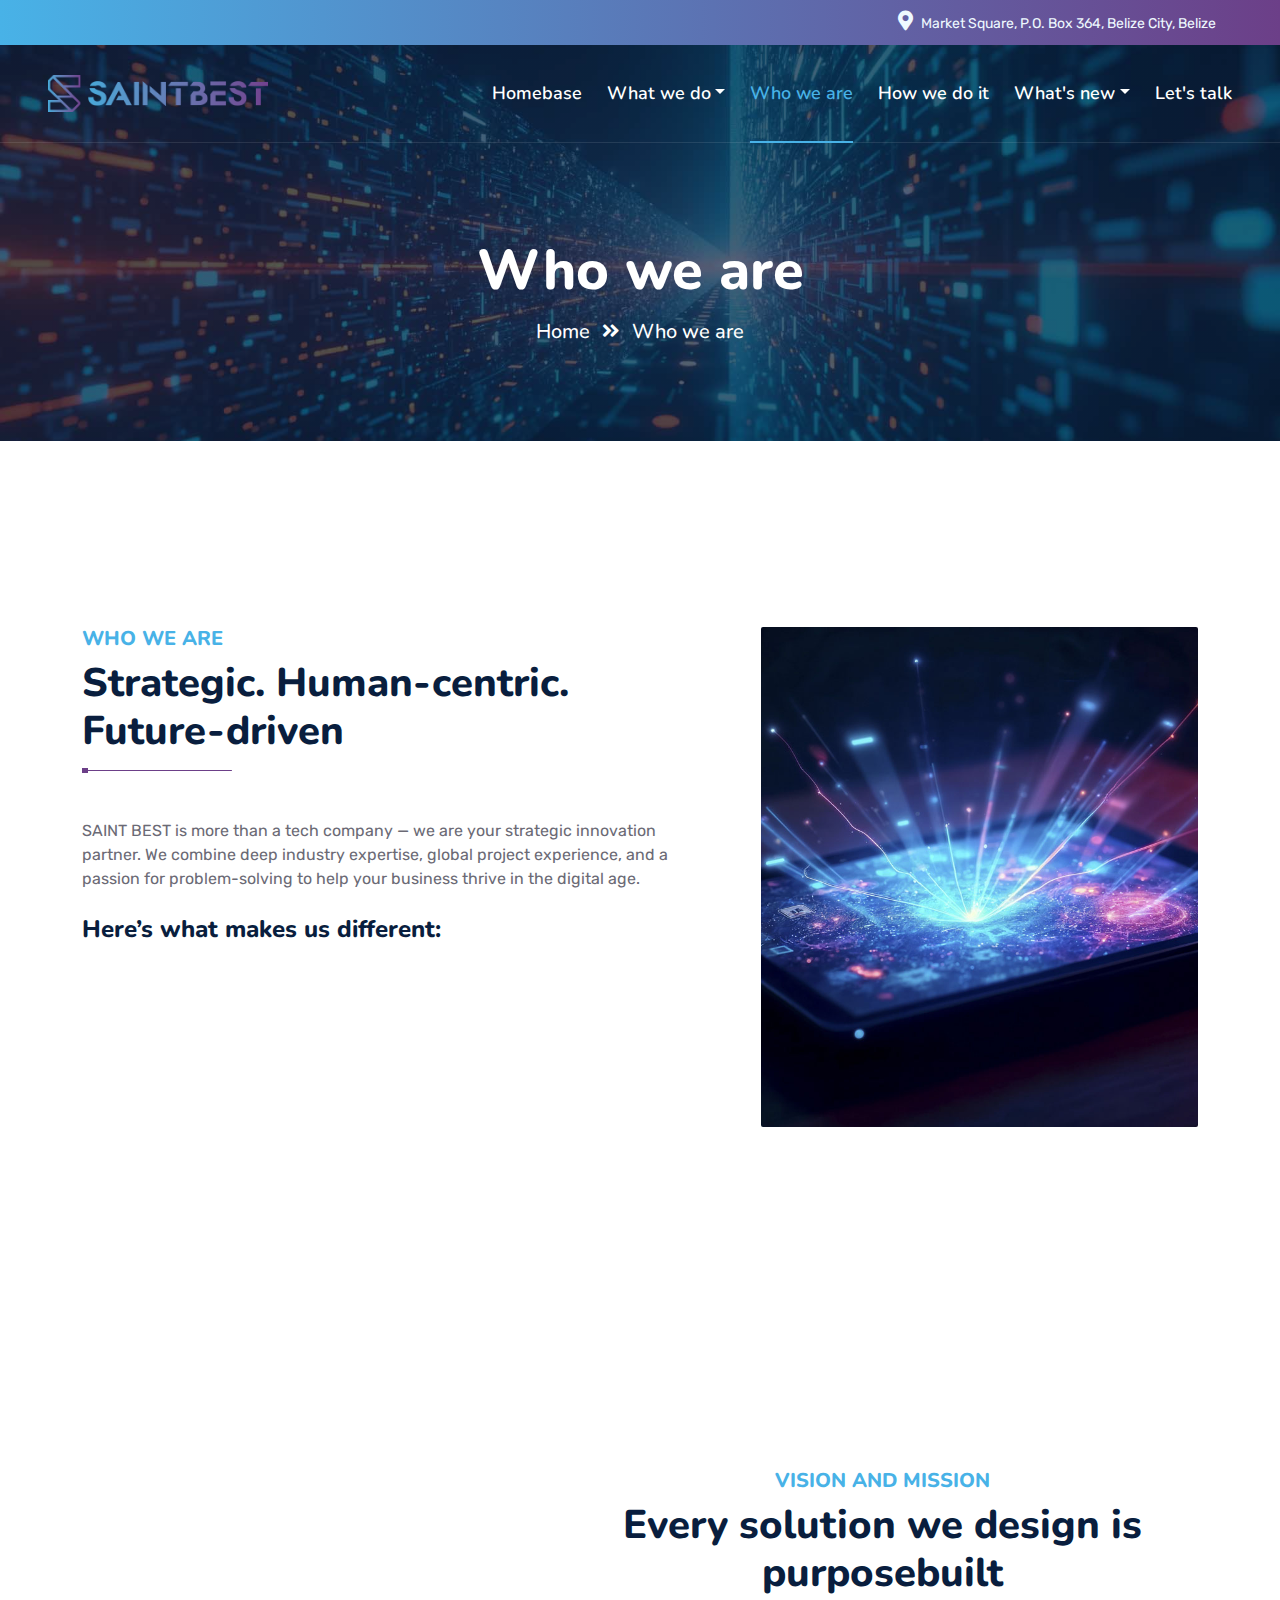
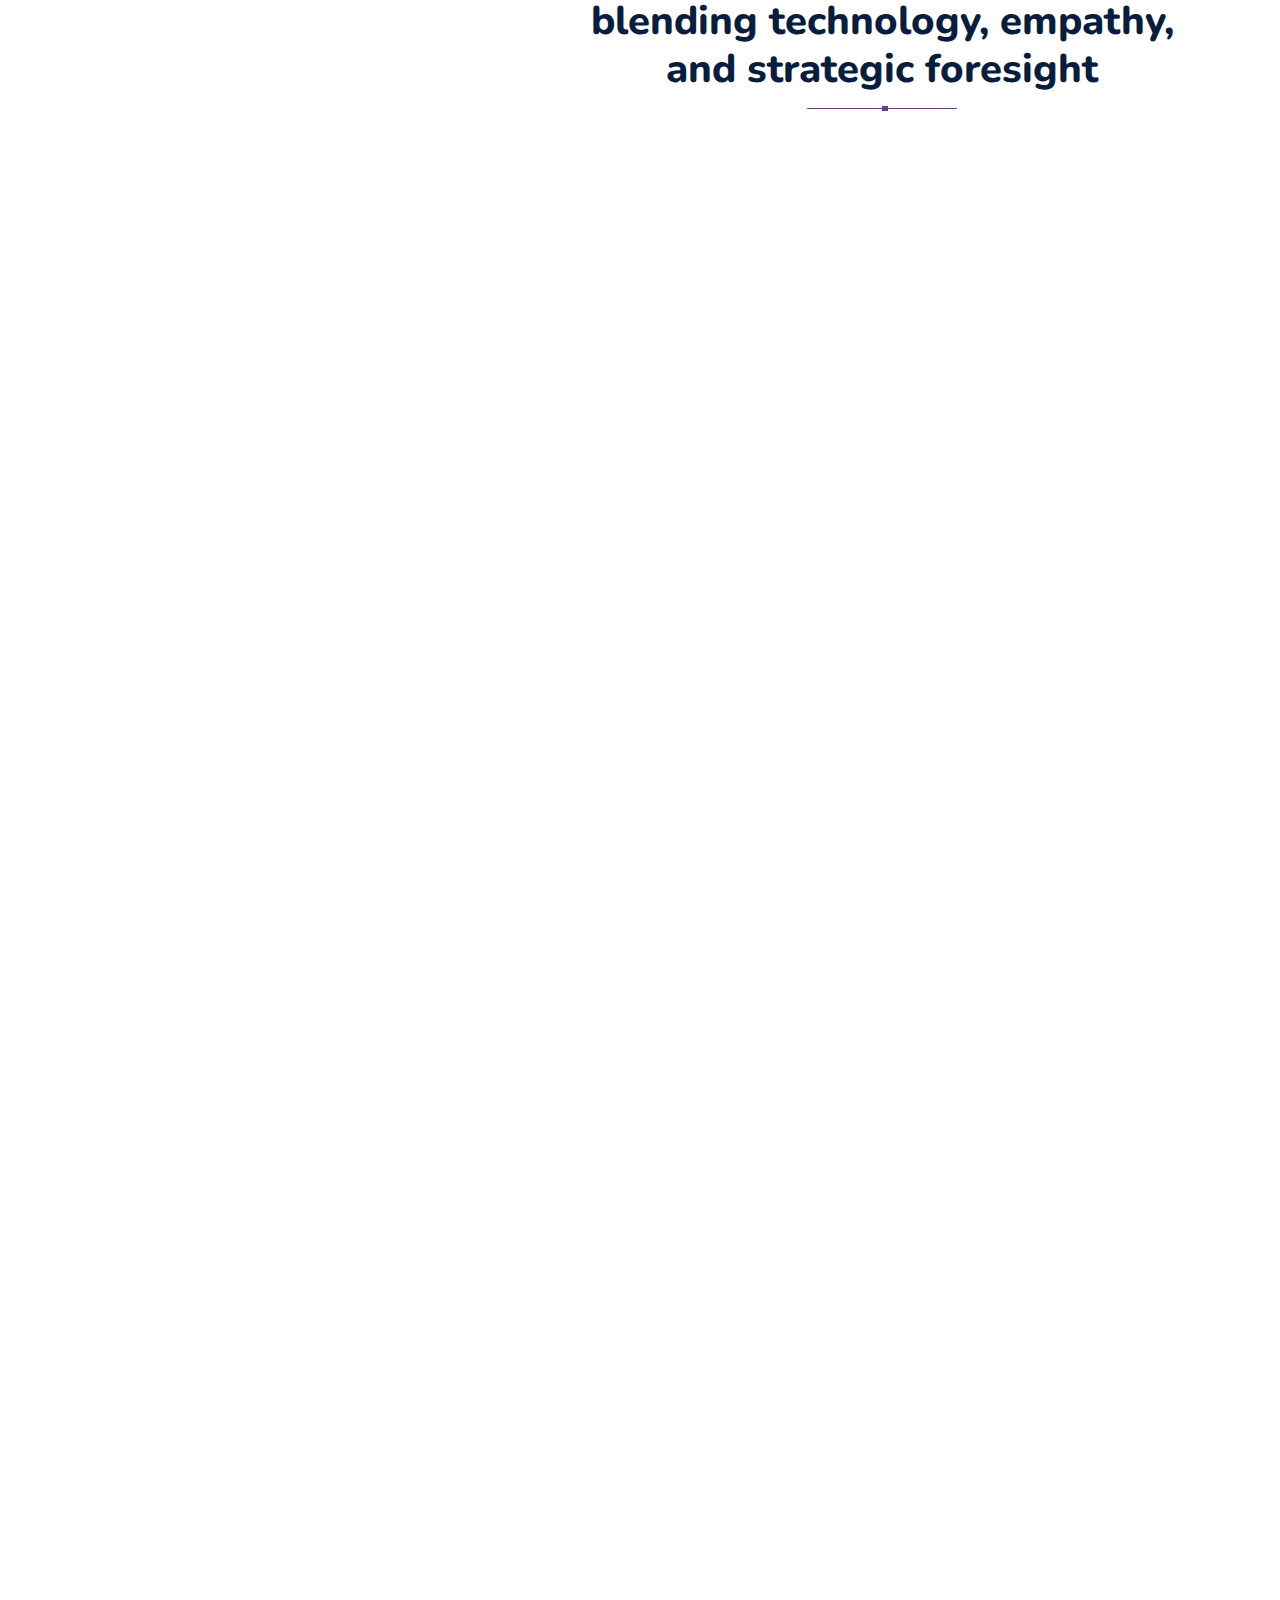
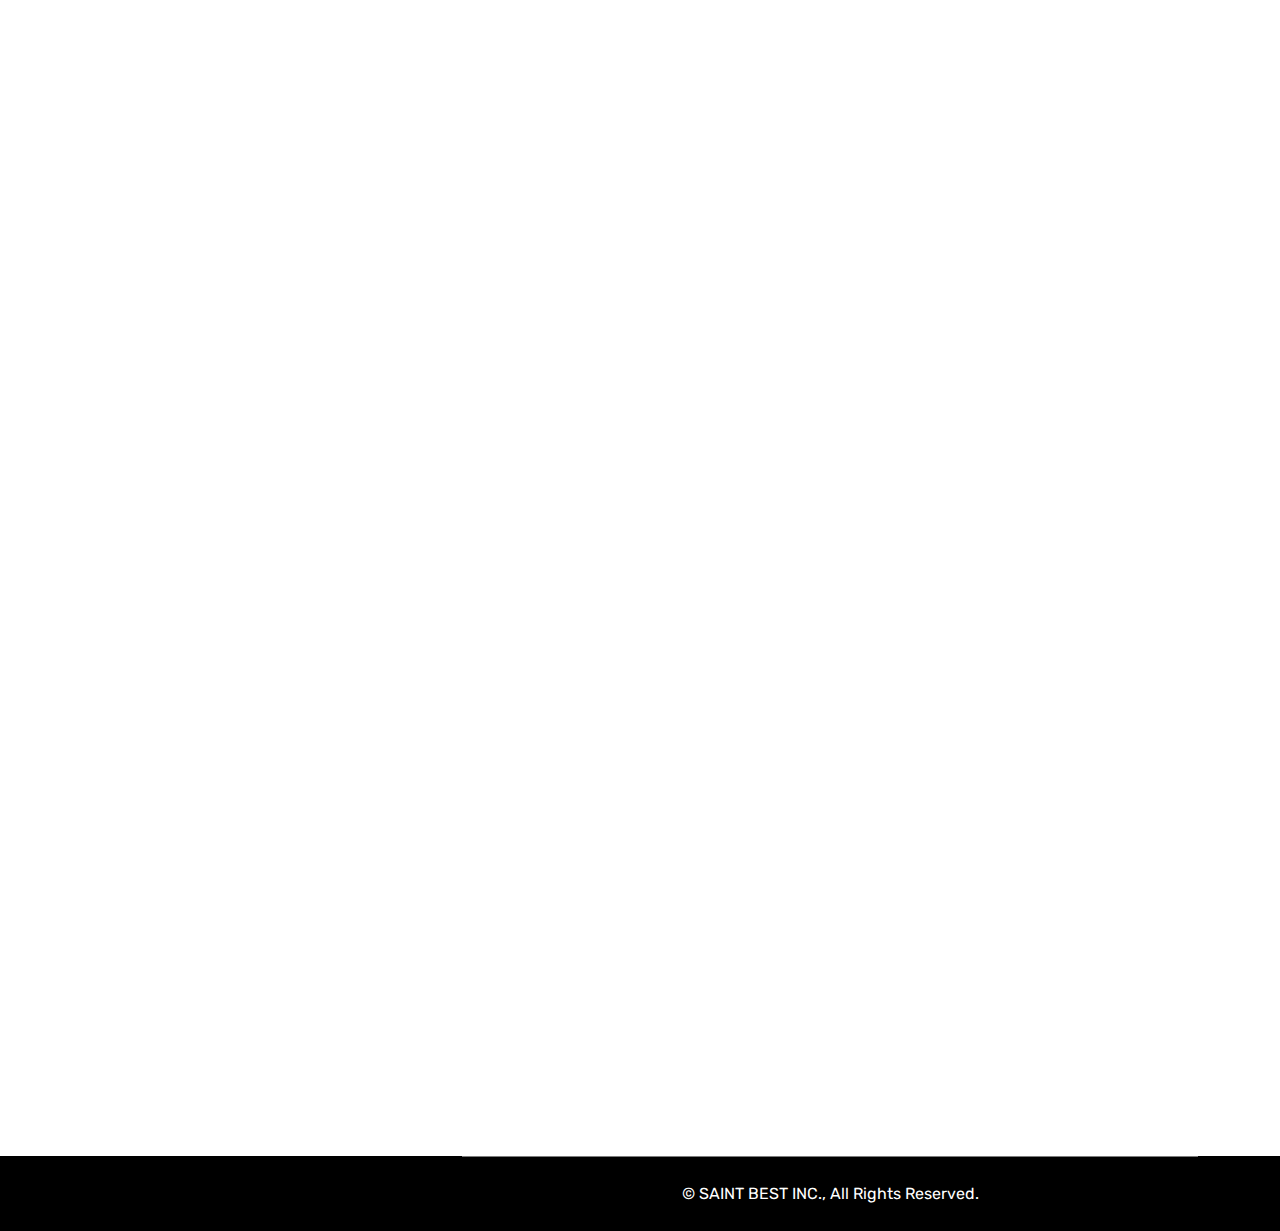
<file: about.html>
<!DOCTYPE html>
<html lang="en">


<head>
    <meta charset="utf-8">
    <title>Who we are | SAINT BEST INC.</title>
    <meta content="width=device-width, initial-scale=1.0" name="viewport">
    <meta content="Digital transformation, AI and data science, Fintech and payments, Cloud and infrastructure services, Custom software development, Cybersecurity and compliance, Game and entertainment tech" name="keywords">
    <meta content="SAINT BEST is a forward-thinking technology partner committed to delivering cutting-edge, scalable, and secure digital solutions. With a global footprint and deep domain expertise, we help organizations in finance, healthcare, education, and technology sectors thrive in an ever-evolving digital world." name="description">

    <!-- Favicon -->
    <link href="img/favicon.png" rel="icon">

    <!-- Google Web Fonts -->
    <link rel="preconnect" href="https://fonts.googleapis.com">
    <link rel="preconnect" href="https://fonts.gstatic.com" crossorigin>
    <link href="https://fonts.googleapis.com/css2?family=Nunito:wght@400;600;700;800&family=Rubik:wght@400;500;600;700&display=swap" rel="stylesheet">

    <!-- Icon Font Stylesheet -->
    <link href="cdnjs.cloudflare.com/ajax/libs/font-awesome/5.10.0/css/all.min.css" rel="stylesheet">
    <link href="cdn.jsdelivr.net/npm/bootstrap-icons@1.4.1/font/bootstrap-icons.css" rel="stylesheet">

    <!-- Libraries Stylesheet -->
    <link href="lib/owlcarousel/assets/owl.carousel.min.css" rel="stylesheet">
    <link href="lib/animate/animate.min.css" rel="stylesheet">

    <!-- Customized Bootstrap Stylesheet -->
    <link href="css/bootstrap.min.css" rel="stylesheet">

    <!-- Template Stylesheet -->
    <link href="css/style.css" rel="stylesheet">
</head>

<body>
    <!-- Spinner Start -->
    <div id="spinner" class="show bg-white position-fixed translate-middle w-100 vh-100 top-50 start-50 d-flex align-items-center justify-content-center">
        <div class="spinner"></div>
    </div>
    <!-- Spinner End -->


   <!-- Topbar Start -->
   <div class="container-fluid bg-dark-new px-5 d-none d-lg-block">
    <div class="row gx-0">
        <div class="col-lg-12 text-center text-lg-end mb-2 mb-lg-0">
            <div class="d-inline-flex align-items-center" style="height: 45px;">
                <small class="me-3 text-light"><i class="fa fa-map-marker-alt me-2"></i>Market Square, P.O. Box 364, Belize City, Belize</small>
            </div>
        </div>
    </div>
</div>
<!-- Topbar End -->


    <!-- Navbar Start -->
    <div class="container-fluid position-relative p-0">
        <nav class="navbar navbar-expand-lg navbar-light px-4 px-lg-5 py-3 py-lg-0">
            <a href="index.html" class="navbar-brand p-0">
                <img src="img/sb_logo.png" width="220px" alt="Logo">
            </a>
            <button class="navbar-toggler" type="button" data-bs-toggle="collapse" data-bs-target="#navbarCollapse">
                <span class="fa fa-bars"></span>
            </button>
            <div class="collapse navbar-collapse" id="navbarCollapse">
                <div class="navbar-nav ms-auto py-0">
                        <a href="index.html" class="nav-item nav-link">Homebase</a>
                        <div class="nav-item dropdown">
                            <a class="nav-link dropdown-toggle" data-bs-toggle="dropdown">What we do</a>
                            <div class="dropdown-menu m-0">
                                <a class="dropdown-item disabled fw-bold">Business solutions</a>
                                <a href="service_digital_transformation.html" class="dropdown-item ps-4">Digital transformation</a>
                                <a href="service_ai.html" class="dropdown-item ps-4">AI and data science</a>
                                <a href="service_fintech.html" class="dropdown-item ps-4">Fintech and payments</a>
                                <a class="dropdown-item disabled fw-bold">System architecture</a>
                                <a href="service_cloud.html" class="dropdown-item ps-4">Cloud and infrastructure services</a>
                                <a href="service_software_development.html" class="dropdown-item ps-4">Custom software development</a>
                                <a class="dropdown-item disabled fw-bold"> Security and media tech</a>
                                <a href="service_cybersecurity.html" class="dropdown-item ps-4">Cybersecurity and compliance</a>
                                <a href="service_game_entertainment.html" class="dropdown-item ps-4">Game and entertainment tech</a>
                            </div>
                        </div>     
                        <a href="about.html" class="nav-item nav-link active">Who we are</a>
                        <a href="How_we_do_it.html" class="nav-item nav-link">How we do it</a>
                       
                   
                    <div class="nav-item dropdown">
                        <a class="nav-link dropdown-toggle" data-bs-toggle="dropdown">What's new</a>
                        <div class="dropdown-menu m-0">
                            <a href="insights.html" class="dropdown-item">Insights</a>
                            <a href="updates.html" class="dropdown-item">Updates</a>
                        </div>
                    </div>
                    <a href="contact.html" class="nav-item nav-link">Let's talk</a>
                </div>
            </div>
        </nav>

        <div class="container-fluid bg-primary py-5 bg-header" style="margin-bottom: 90px;">
            <div class="row py-5">
                <div class="col-12 pt-lg-5 mt-lg-5 text-center">
                    <h1 class="display-4 text-white animated zoomIn mb-3">Who we are</h1>
                    <a href="index.html" class="h5 text-white">Home</a>
                    <i class="fa fa-angle-double-right text-white px-2"></i>
                    <a class="h5 text-white">Who we are</a>
                </div>
            </div>
        </div>
    </div>
    <!-- Navbar End -->


    <!-- Full Screen Search Start -->
    <div class="modal fade" id="searchModal" tabindex="-1">
        <div class="modal-dialog modal-fullscreen">
            <div class="modal-content" style="background: rgba(9, 30, 62, .7);">
                <div class="modal-header border-0">
                    <button type="button" class="btn bg-white btn-close" data-bs-dismiss="modal" aria-label="Close"></button>
                </div>
                <div class="modal-body d-flex align-items-center justify-content-center">
                    <div class="input-group" style="max-width: 600px;">
                        <input type="text" class="form-control bg-transparent border-primary p-3" placeholder="Type search keyword">
                        <button class="btn btn-primary px-4"><i class="bi bi-search"></i></button>
                    </div>
                </div>
            </div>
        </div>
    </div>
    <!-- Full Screen Search End -->


    <!-- About Start -->
    <div class="container-fluid pt-5 wow fadeInUp" data-wow-delay="0.1s">
        <div class="container py-5">
            <div class="row g-5">
                <div class="col-lg-7">
                    <div class="section-title-2 position-relative pb-3 mb-5">
                        <h5 class="fw-bold text-primary text-uppercase">Who we are</h5>
                        <h1 class="mb-0">Strategic. Human-centric. Future-driven</h1>
                    </div>
                    <p class="mb-4">SAINT BEST is more than a tech company — we are your strategic innovation partner. We combine deep industry expertise, global project experience, and a passion for problem-solving to help your business thrive in the digital age.</p>
                    <div class="row g-0 mb-3">
                        <h4 class="fw-bold mb-3">Here’s what makes us different:</h4>
                        <div class="col-sm-6 wow zoomIn" data-wow-delay="0.2s">
                            <h5 class="mb-3"><i class="fa fa-check text-primary me-3"></i>Tailored strategy, not templates</h5>
                            <h5 class="mb-3"><i class="fa fa-check text-primary me-3"></i>Global-scale, local understanding</h5>
                        </div>
                        <div class="col-sm-6 wow zoomIn" data-wow-delay="0.4s">
                            <h5 class="mb-3"><i class="fa fa-check text-primary me-3"></i>Tech that elevates people</h5>
                            <h5 class="mb-3"><i class="fa fa-check text-primary me-3"></i>Future-proof thinking</h5>
                        </div>
                    </div>
                </div>
                <div class="col-lg-5" style="min-height: 500px;">
                    <div class="position-relative h-100">
                        <img class="position-absolute w-100 h-100 rounded wow zoomIn" data-wow-delay="0.9s" src="img/about.jpg" style="object-fit: cover;">
                    </div>
                </div>
            </div>
        </div>
    </div>
    <!-- About End -->


    <!-- Facts Start -->
    <div class="container-fluid facts pb-5 pt-lg-0 mt-0 wow fadeInUp" data-wow-delay="0.1s">
        <div class="container py-5 pt-lg-0">
            <div class="row gx-0">
                <div class="col-lg-4 wow zoomIn" data-wow-delay="0.1s">
                    <div class="bg-primary-key shadow d-flex align-items-center justify-content-center p-4" style="height: 150px;">
                        <div class="bg-white d-flex align-items-center justify-content-center rounded mb-2" style="width: 60px; height: 60px;">
                            <i class="fa fa-users text-primary"></i>
                        </div>
                        <div class="ps-4 ">
                            <h5 class="text-white mb-0">Experience</h5>
                            <div class="d-flex  justify-content-center align-items-center">
                            <h1 class="text-white mb-0">+</h1>
                            <h1 class="text-white mb-0" data-toggle="counter-up" style="margin-right: 5px;">10</h1>
                            <h5 class="text-white">years</h5>
                        </div>
                        </div>
                    </div>
                </div>

                <div class="col-lg-4 wow zoomIn" data-wow-delay="0.3s">
                    <div class="shadow d-flex align-items-center justify-content-center p-4" style="height: 150px;">
                        <div class="bg-primary-key d-flex align-items-center justify-content-center rounded mb-2" style="width: 60px; height: 60px;">
                            <i class="fa fa-check text-white"></i>
                        </div>
                        <div class="ps-4">
                            <h5 class="text-primary mb-0">Successful projects</h5>
                            <div class="d-flex">
                                <h1 class="mb-0">+</h1>
                            <h1 class="mb-0" data-toggle="counter-up">100</h1>
                        </div>
                    </div>
                    </div>
                </div>

               <div class="col-lg-4 wow zoomIn" data-wow-delay="0.6s">
                    <div class="bg-primary-key shadow d-flex align-items-center justify-content-center p-4" style="height: 150px;">
                        <div class="bg-white d-flex align-items-center justify-content-center rounded mb-2" style="width: 60px; height: 60px;">
                            <i class="fa fa-globe text-primary"></i>
                        </div>
                        <div class="ps-4">
                            <h5 class="text-white mb-0">Global clientele</h5>
                            <div class="d-flex justify-content-center align-items-center">
                                <h1 class="text-white mb-0">+</h1>
                                <h1 class="text-white mb-0"data-toggle="counter-up" style="margin-right: 5px;">12</h1>
                            <h5 class="text-white">countries</h5>
                        </div>
                        </div>
                    </div>
                </div>

            </div>
        </div>
    </div>
    <!-- Facts Start -->

    <div class="container py-5">
        <div class="row g-5">
            <div class="col-lg-5" style="min-height: 400px;">
                <div class="position-relative h-100">
                    <img class="position-absolute w-100 h-100 rounded wow zoomIn" data-wow-delay="0.9s" src="img/vision.jpg" style="object-fit: cover;">
                </div>
            </div>

            <div class="col-lg-7">
        <div class="section-title-2 text-center position-relative pb-3 mb-5 mx-auto" style="max-width: 1200px;">
            <h5 class="fw-bold text-primary text-uppercase">Vision and mission</h5>
            <h1 class="mb-0">Every solution we design is purposebuilt</h1>
            <h1 class="mb-0">blending technology, empathy, and strategic foresight</h1>
        </div>
        <div class="row g-5">
            <div class="col-lg-6 col-md-6 wow zoomIn" data-wow-delay="0.2s">
                <div class="position-relative d-flex flex-column">
                    <h4 style="color:#6c3f88 ;">Our vision</h4>
                    <p class="mb-0">To be a catalyst of intelligent innovation, enabling businesses of all sizes to lead confidently in a tech-driven world.
                    </p>
                </div>
            </div>
            <div class="col-lg-6 col-md-6 wow zoomIn" data-wow-delay="0.4s">
                <div class="position-relative d-flex flex-column"> 
                    <h4 style="color:#6c3f88 ;">Our mission</h4>
                    <p class="mb-0">To architect secure, scalable, and human-first digital solutions that fuel growth, unlock efficiency, and deliver lasting value.
                    </p>
                </div>
            </div>
        </div>
    </div>
</div>
</div>


    <!-- Commitment to ESG Start -->
    <div class="container-fluid py-5 wow fadeInUp" data-wow-delay="0.1s">
        <div class="container py-5">
            <div class="row g-5">
                <div class="col-lg-6">
                    <div class="section-title-2 position-relative pb-3 mb-5">
                        <h5 class="fw-bold text-primary text-uppercase">Commitment to ESG</h5>
                        <h1 class="mb-0">We engineer with ethics.</h1>
                    </div>
                    <p class="mb-4">At SAINT BEST, we believe innovation should be responsible, inclusive, and sustainable. We embed Environmental, Social, and Governance (ESG) values into every layer of our business and project delivery.</p>
                </div>
                <div class="col-lg-6">
                    <h4 class="fw-bold mb-5">Our ESG practices include:</h4>
                    <div class="row gy-3 gx-5">
                        <div class="col-sm-6 wow fadeIn" data-wow-delay="0.3s">
                            <div class="bg-primary rounded d-flex align-items-center justify-content-center mb-3" style="width: 60px; height: 60px;">
                                <i class="fa fa-globe text-white"></i>
                            </div>
                            <h4>Green development</h4>
                            <p>Using eco-conscious data centers and energy-efficient coding practices.</p>
                        </div>
                        <div class="col-sm-6 wow fadeIn" data-wow-delay="0.3s">
                            <div class="bg-primary rounded d-flex align-items-center justify-content-center mb-3" style="width: 60px; height: 60px;">
                                <i class="fa fa-universal-access text-white"></i>
                            </div>
                            <h4>Digital accessibility</h4>
                            <p>Designing inclusive platforms for all user groups.</p>
                        </div>
                        <div class="col-sm-6 wow fadeIn" data-wow-delay="0.6s">
                            <div class="bg-primary rounded d-flex align-items-center justify-content-center mb-3" style="width: 60px; height: 60px;">
                                <i class="fa fa-lock text-white"></i>
                            </div>
                            <h4>Ethical data use</h4>
                            <p>Protecting user privacy and ensuring compliance with global standards like GDPR, HIPAA.</p>
                        </div>
                        <div class="col-sm-6 wow fadeIn" data-wow-delay="0.6s">
                            <div class="bg-primary rounded d-flex align-items-center justify-content-center mb-3" style="width: 60px; height: 60px;">
                                <i class="fa fa-handshake text-white"></i>
                            </div>
                            <h4>Social impact</h4>
                            <p>Supporting tech education, open-source communities, and equitable hiring.</p>
                        </div>
                    </div>
                </div>
            </div>
        </div>
    </div>
    

    <!-- Team Start -->
    <div class="container-fluid py-5 wow fadeInUp" data-wow-delay="0.1s">
        <div class="container py-5">
            <div class="section-title-2 text-center position-relative pb-3 mb-5 mx-auto" style="max-width: 600px;">
                <h5 class="fw-bold text-primary text-uppercase"> Meet the Team</h5>
                <h1 class="mb-0">The minds behind the mission</h1>
            </div>
            <div class="row g-5">
                <div class="col-lg-4 wow slideInUp" data-wow-delay="0.3s">
                    <div class="team-item border rounded overflow-hidden">
                        <div class="team-img position-relative overflow-hidden">
                            <img class="img-fluid w-100 color" src="img/team-1.jpg" alt="">
                        </div>
                        <div class="py-4 p-4 min-h-team">
                            <h4 class="text-primary">Technology strategy</h4>
                            <p class="m-0">Experts in system design and software development lead our innovation roadmap, ensuring every solution is secure, efficient, and scalable.</p>
                        </div>
                    </div>
                </div>
                <div class="col-lg-4 wow slideInUp" data-wow-delay="0.6s">
                    <div class="team-item border rounded overflow-hidden">
                        <div class="team-img position-relative overflow-hidden">
                            <img class="img-fluid w-100 color" src="img/UI_UX_Design.jpg" alt="">
                        </div>
                        <div class="py-4 p-4 min-h-team">
                            <h4 class="text-primary">UI/UX design</h4>
                            <p class="m-0">Our designers craft intuitive and engaging digital experiences that balance function, beauty, and user empathy.</p>
                        </div>
                    </div>
                </div>


                <div class="col-lg-4 wow slideInUp" data-wow-delay="0.9s">
                    <div class="team-item border rounded overflow-hidden">
                        <div class="team-img position-relative overflow-hidden">
                            <img class="img-fluid w-100 color" src="img/cloud.jpg" alt="">
                        </div>
                        <div class="py-4 p-4 min-h-team">
                            <h4 class="text-primary">Cloud infrastructure</h4>
                            <p class="m-0">Certified cloud architects build resilient, high-availability environments — from hybrid systems to serverless architecture.</p>
                        </div>
                    </div>
                </div>


                <div class="col-lg-4 wow slideInUp" data-wow-delay="0.3s">
                    <div class="team-item border rounded overflow-hidden">
                        <div class="team-img position-relative overflow-hidden">
                            <img class="img-fluid w-100 color" src="img/fintech.jpg" alt="">
                        </div>
                        <div class="py-4 p-4 min-h-team">
                            <h4 class="text-primary">FinTech consulting</h4>
                            <p class="m-0">We deliver domain expertise in digital payments, robo-advisors, and blockchain, helping clients meet financial innovation demands.</p>
                        </div>
                    </div>
                </div>


                <div class="col-lg-4 wow slideInUp" data-wow-delay="0.6s">
                    <div class="team-item border rounded overflow-hidden">
                        <div class="team-img position-relative overflow-hidden">
                            <img class="img-fluid w-100 color" src="img/esg.jpg" alt="">
                        </div>
                        <div class="py-4 p-4 min-h-team">
                            <h4 class="text-primary">ESG and sustainability</h4>
                            <p class="m-0">Strategists guide businesses to integrate environmental and social impact into their digital transformation goals.</p>
                        </div>
                    </div>
                </div>


                <div class="col-lg-4 wow slideInUp" data-wow-delay="0.9s">
                    <div class="team-item border rounded overflow-hidden">
                        <div class="team-img position-relative overflow-hidden">
                            <img class="img-fluid w-100 color" src="img/ai.jpg" alt="">
                        </div>
                        <div class="py-4 p-4 min-h-team">
                            <h4 class="text-primary">AI and data intelligence</h4>
                            <p class="m-0">Our data scientists harness machine learning and real-time analytics to unlock actionable insights and automation potential.</p>
                        </div>
                    </div>
                </div>


            </div>
        </div>
    </div>
    <!-- Team End -->
    

    <!-- Footer Start -->
    <div class="container-fluid bg-dark-footer text-light mt-5 wow fadeInUp" data-wow-delay="0.1s">
        <div class="container">
            <div class="row gx-5">
                <div class="col-lg-4 col-md-6 footer-about">
                    <div class="d-flex flex-column align-items-center justify-content-center h-100 bg-primary-new p-4">
                        <a href="#" class="navbar-brand">
                            <img src="img/sb_logo_sw.png" width="100px" alt="Logo">
                        </a>
                        <p class="mt-3 mb-4">SAINT BEST is a next-generation technology firm committed to empowering organizations through innovative, secure, and scalable digital solutions.</p>
                   </div>
                </div>
                <div class="col-lg-8 col-md-6">
                    <div class="row gx-5">
                        
                        <div class="col-lg-3 col-md-12 pt-0 pt-lg-5 mb-5">
                            <div class="section-title-2 section-title-sm position-relative pb-3 mb-4">
                                <h4 class="text-light mb-0">Quick links</h4>
                            </div>
                            <div class="link-animated d-flex flex-column justify-content-start">
                                <a class="text-light mb-2" href="index.html"><i class="bi bi-arrow-right text-primary me-2"></i>Homebase</a>
                                <!-- <a class="text-light mb-2" href="#"><i class="bi bi-arrow-right text-primary me-2"></i>What we do</a> -->
                                <a class="text-light mb-2" href="#"><i class="bi bi-arrow-right text-primary me-2"></i>who we are</a>
                                <a class="text-light mb-2" href="How_we_do_it.html"><i class="bi bi-arrow-right text-primary me-2"></i>How we do it</a>
                                <a class="text-light mb-2" href="insights.html"><i class="bi bi-arrow-right text-primary me-2"></i>Insights</a>
                                <a class="text-light mb-2" href="updates.html"><i class="bi bi-arrow-right text-primary me-2"></i>Updates</a>
                            </div>
                        </div>
                        <div class="col-lg-5 col-md-12 pt-0 pt-lg-5 mb-5">
                            <div class="section-title-2 section-title-sm position-relative pb-3 mb-4">
                                <h4 class="text-light mb-0">Service items</h4>
                            </div>
                            <div class="link-animated d-flex flex-column justify-content-start">
                                <a class="text-light mb-2" href="service_digital_transformation.html"><i class="bi bi-arrow-right text-primary me-2"></i>Digital transformation</a>
                                <a class="text-light mb-2" href="service_ai.html"><i class="bi bi-arrow-right text-primary me-2"></i>AI and data science</a>
                                <a class="text-light mb-2" href="service_fintech.html"><i class="bi bi-arrow-right text-primary me-2"></i>Fintech and payments</a>
                                <a class="text-light mb-2" href="service_cloud.html"><i class="bi bi-arrow-right text-primary me-2"></i>Cloud and infrastructure services</a>
                                <a class="text-light mb-2" href="service_software_development.html"><i class="bi bi-arrow-right text-primary me-2"></i>Custom software development</a>
                                <a class="text-light mb-2" href="service_cybersecurity.html"><i class="bi bi-arrow-right text-primary me-2"></i>Cybersecurity and compliance</a>
                                <a class="text-light mb-2" href="service_game_entertainment.html"><i class="bi bi-arrow-right text-primary me-2"></i>Game and entertainment tech</a>
                            </div>
                        </div>

                        <div class="col-lg-4 col-md-12 pt-5 mb-5">
                            <div class="section-title-2 section-title-sm position-relative pb-3 mb-4">
                                <h4 class="text-light mb-0">Get in touch</h4>
                            </div>
                            <div class="d-flex mb-2">
                                <i class="bi bi-geo-alt text-primary me-2"></i>
                                <p class="mb-0 pb-3">Market Square, P.O. Box 364, Belize City, Belize</p>
                            </div>
                           
                            <a href="contact.html" class="btn btn-primary me-3 animated slideInLeft py-md-3 px-md-5 mb-3">Let's talk</a>
                            <!-- <div class="d-flex mb-2">
                                <i class="bi bi-envelope-open text-primary me-2"></i>
                                <p class="mb-0"><a href="https://demo.htmlcodex.com/cdn-cgi/l/email-protection" class="__cf_email__" data-cfemail="c7aea9a1a887a2bfa6aab7aba2e9a4a8aa">[email&#160;protected]</a></p>
                            </div>
                            <div class="d-flex mb-2">
                                <i class="bi bi-telephone text-primary me-2"></i>
                                <p class="mb-0">+012 345 67890</p>
                            </div> -->
                        </div>

                    </div>
                </div>
            </div>
        </div>
    </div>
    <div class="container-fluid text-white" style="background: #000000;">
        <div class="container text-center">
            <div class="row justify-content-end">
                <div class="col-lg-8 col-md-6">
                    <div class="d-flex align-items-center justify-content-center border-top-n" style="height: 75px;">
                        <p class="mb-0">&copy; SAINT BEST INC., All Rights Reserved.</p>
                    </div>
                </div>
            </div>
        </div>
    </div>
    <!-- Footer End -->



    <!-- Back to Top -->
    <a href="#" class="btn btn-lg btn-primary btn-lg-square rounded back-to-top"><i class="bi bi-arrow-up"></i></a>


     <!-- JavaScript Libraries -->
     <script data-cfasync="false" src="cdn-cgi/scripts/5c5dd728/cloudflare-static/email-decode.min.js"></script><script src="code.jquery.com/jquery-3.4.1.min.js" type="d355410502bb198cf334a73d-text/javascript"></script>
     <script src="cdn.jsdelivr.net/npm/bootstrap%405.0.0/dist/js/bootstrap.bundle.min.js" type="d355410502bb198cf334a73d-text/javascript"></script>
     <script src="lib/wow/wow.min.js" type="d355410502bb198cf334a73d-text/javascript"></script>
     <script src="lib/easing/easing.min.js" type="d355410502bb198cf334a73d-text/javascript"></script>
     <script src="lib/waypoints/waypoints.min.js" type="d355410502bb198cf334a73d-text/javascript"></script>
     <script src="lib/counterup/counterup.min.js" type="d355410502bb198cf334a73d-text/javascript"></script>
     <script src="lib/owlcarousel/owl.carousel.min.js" type="d355410502bb198cf334a73d-text/javascript"></script>
     <script src="lib/isotope/isotope.pkgd.min.js" type="d355410502bb198cf334a73d-text/javascript"></script>
     <script src="lib/lightbox/js/lightbox.min.js" type="d355410502bb198cf334a73d-text/javascript"></script>
 
     <!-- Template Javascript -->
     <script src="js/main.js" type="d355410502bb198cf334a73d-text/javascript"></script>
 <script src="cdn-cgi/scripts/7d0fa10a/cloudflare-static/rocket-loader.min.js" data-cf-settings="d355410502bb198cf334a73d-|49" defer></script>
</body>


<!-- Mirrored from demo.htmlcodex.com/pro/startup/about-1.html by HTTrack Website Copier/3.x [XR&CO'2014], Fri, 06 Jun 2025 09:28:53 GMT -->
</html>
</file>
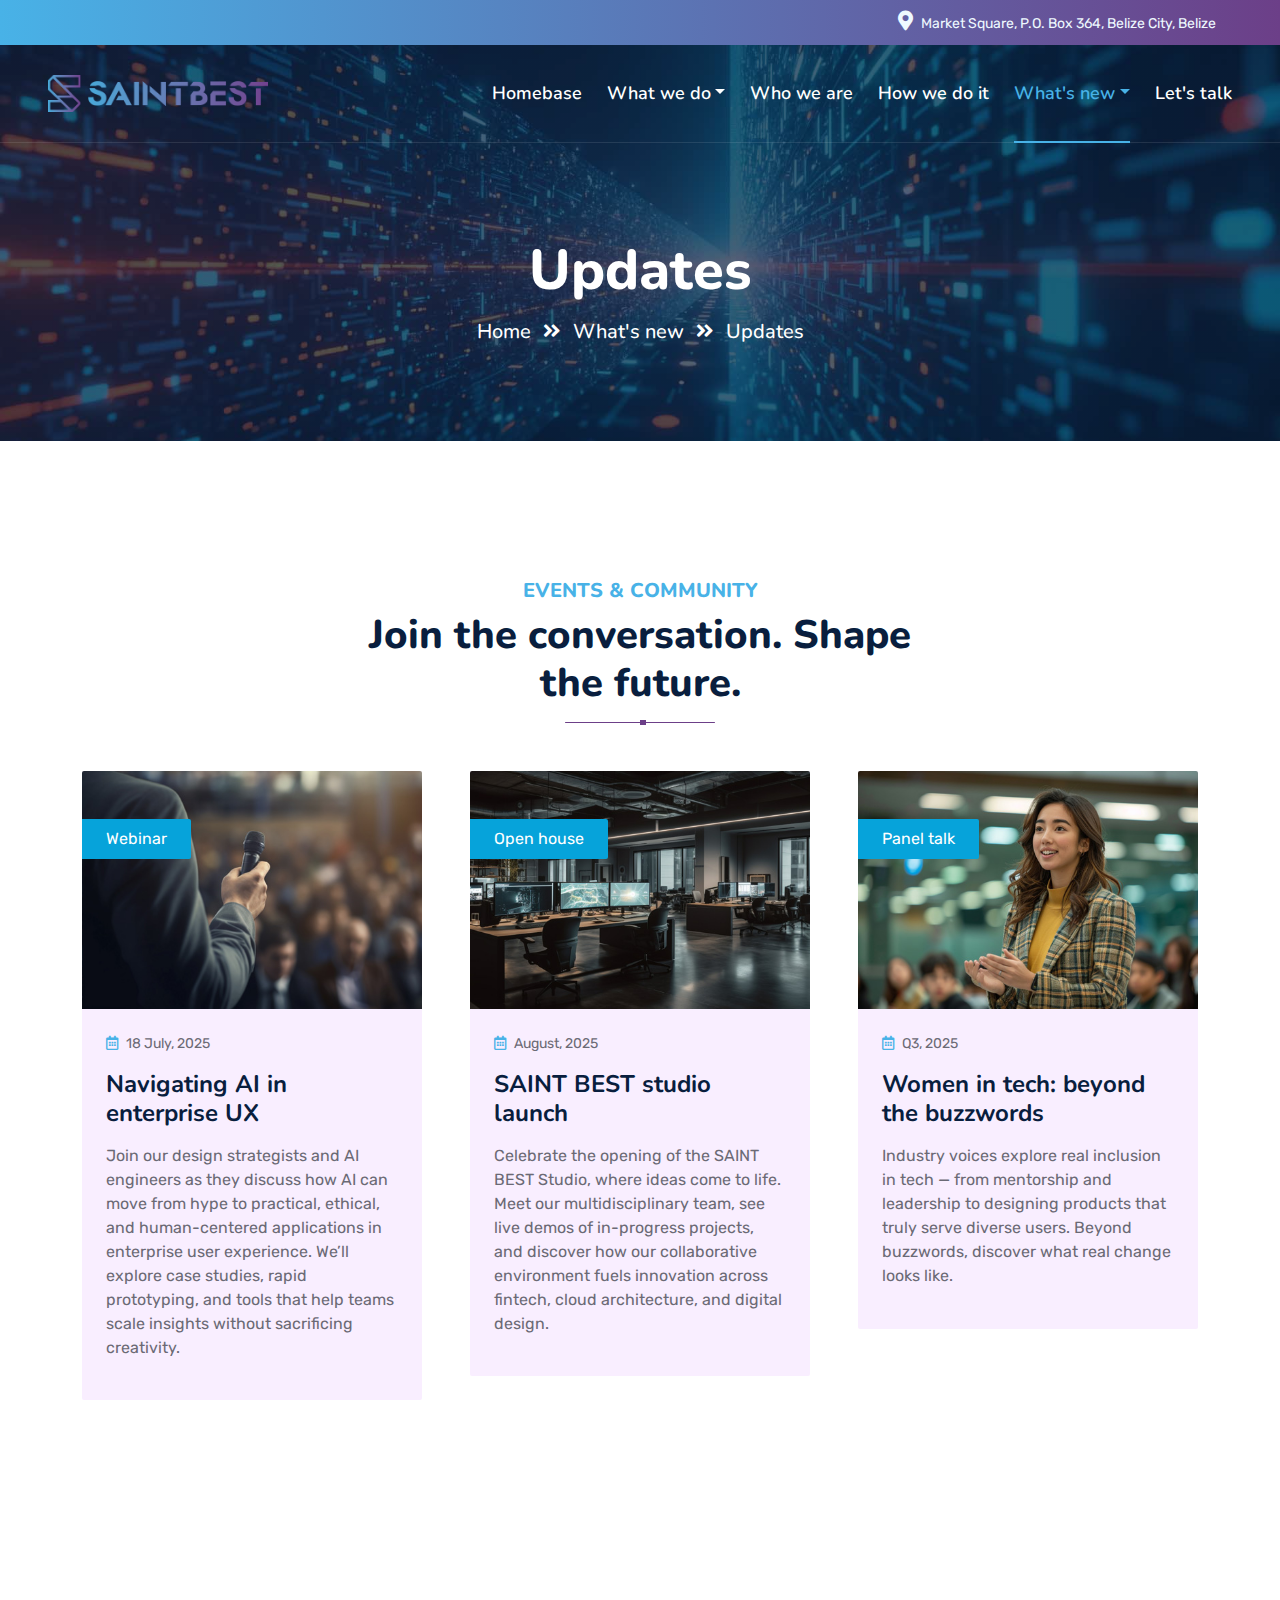
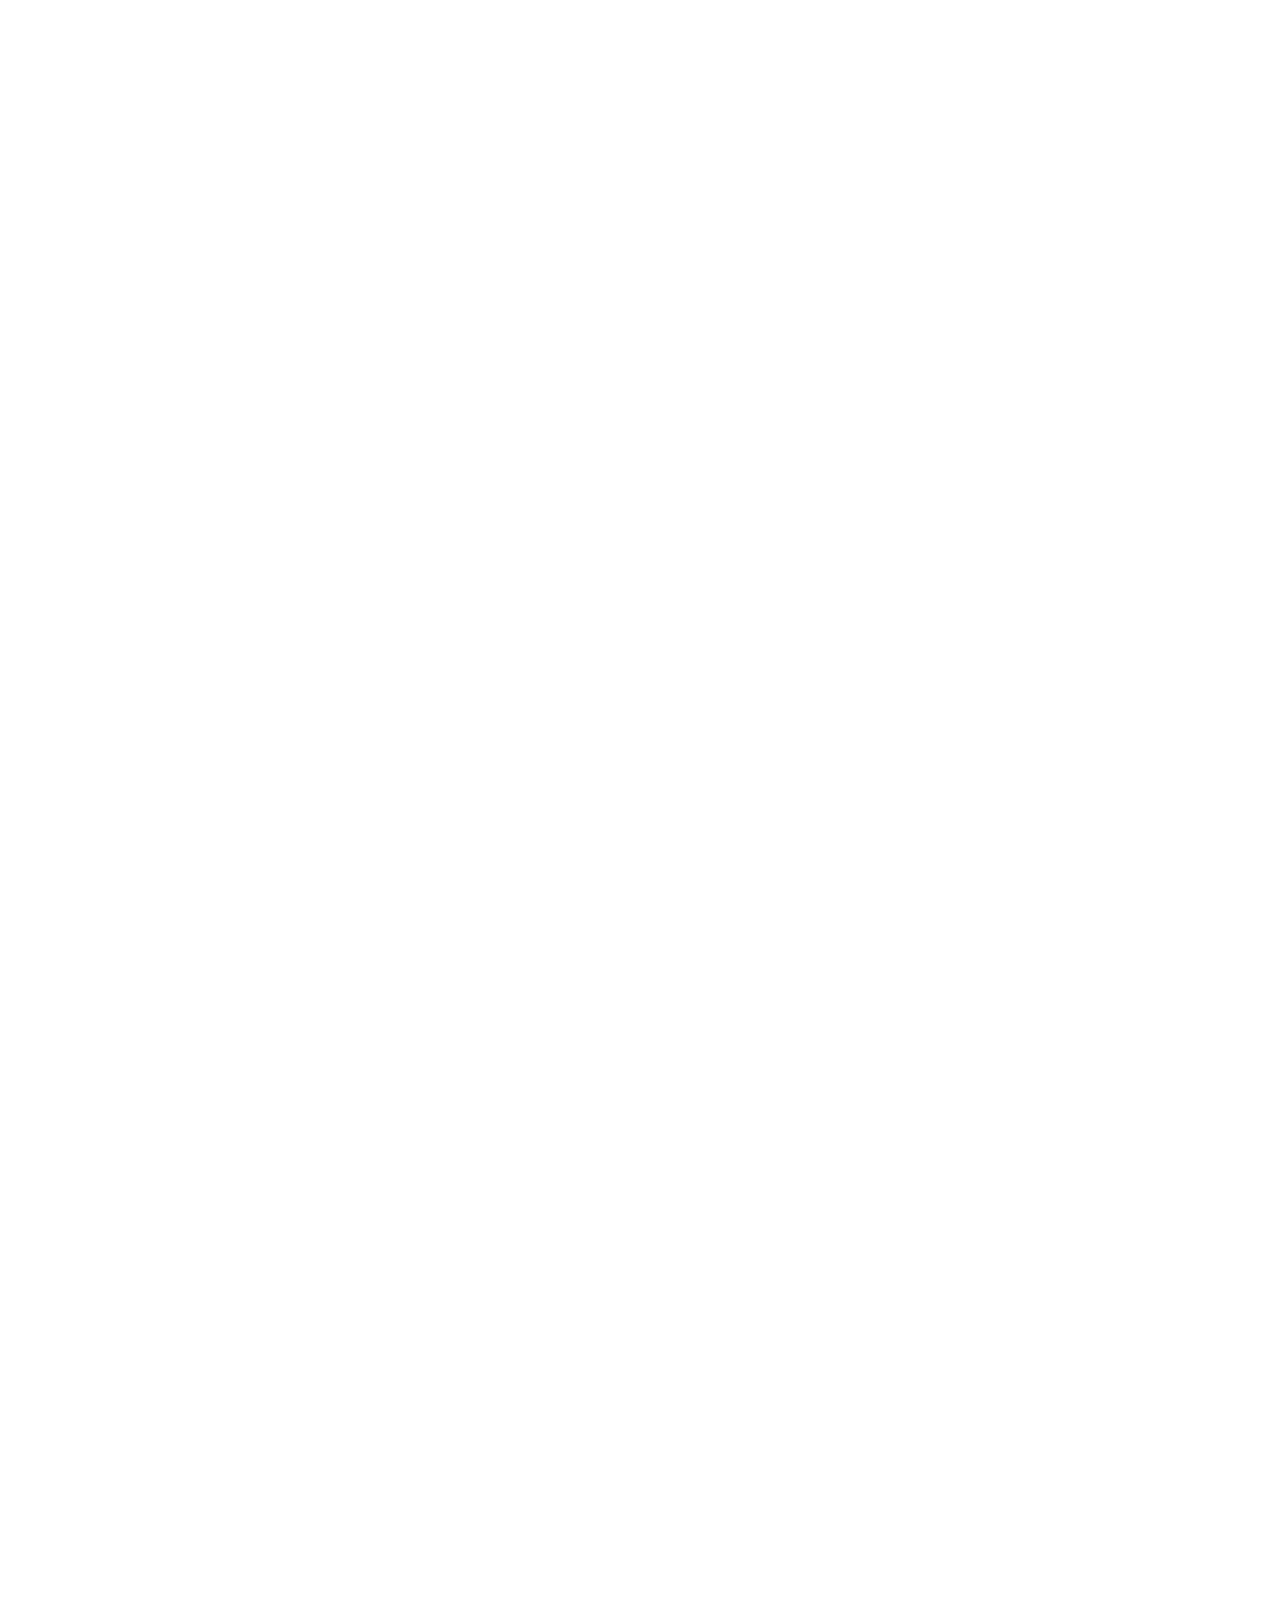
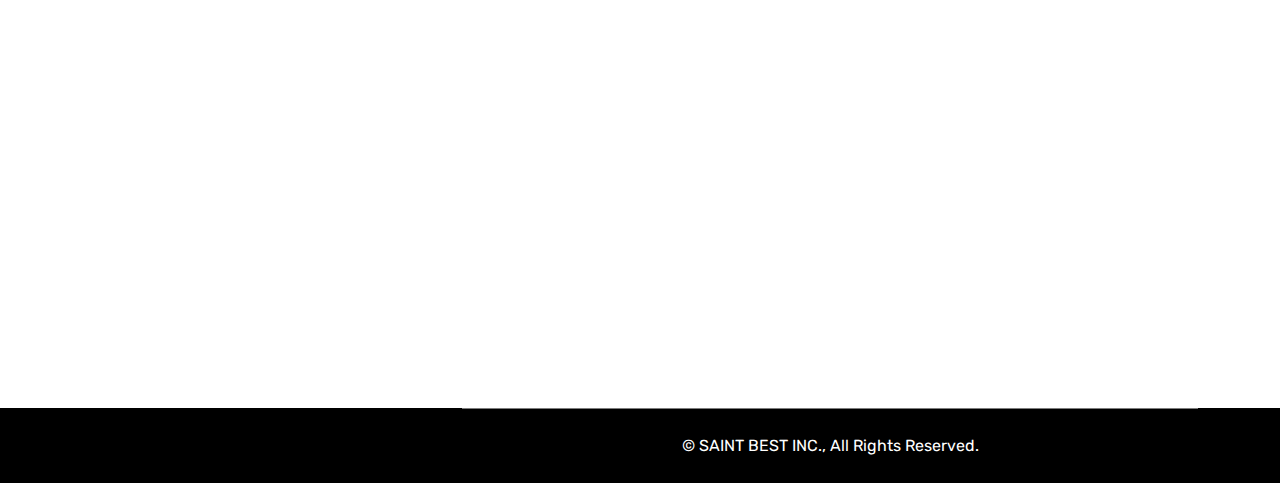
<file: updates.html>
<!DOCTYPE html>
<html lang="en">
<head>
    <meta charset="utf-8">
    <title>What's new | SAINT BEST INC.</title>
    <meta content="width=device-width, initial-scale=1.0" name="viewport">
    <meta content="Digital transformation, AI and data science, Fintech and payments, Cloud and infrastructure services, Custom software development, Cybersecurity and compliance, Game and entertainment tech" name="keywords">
    <meta content="SAINT BEST is a forward-thinking technology partner committed to delivering cutting-edge, scalable, and secure digital solutions. With a global footprint and deep domain expertise, we help organizations in finance, healthcare, education, and technology sectors thrive in an ever-evolving digital world." name="description">

    <!-- Favicon -->
    <link href="img/favicon.png" rel="icon">

    <!-- Google Web Fonts -->
    <!-- Google Web Fonts -->
    <link rel="preconnect" href="https://fonts.googleapis.com">
    <link rel="preconnect" href="https://fonts.gstatic.com" crossorigin>
    <link href="https://fonts.googleapis.com/css2?family=Nunito:wght@400;600;700;800&family=Rubik:wght@400;500;600;700&display=swap" rel="stylesheet">

   <!-- Icon Font Stylesheet -->
   <link href="cdnjs.cloudflare.com/ajax/libs/font-awesome/5.10.0/css/all.min.css" rel="stylesheet">
   <link href="cdn.jsdelivr.net/npm/bootstrap-icons@1.4.1/font/bootstrap-icons.css" rel="stylesheet">

    <!-- Libraries Stylesheet -->
    <link href="lib/owlcarousel/assets/owl.carousel.min.css" rel="stylesheet">
    <link href="lib/animate/animate.min.css" rel="stylesheet">

    <!-- Customized Bootstrap Stylesheet -->
    <link href="css/bootstrap.min.css" rel="stylesheet">

    <!-- Template Stylesheet -->
    <link href="css/style.css" rel="stylesheet">


    <link rel="stylesheet" href="https://cdn.jsdelivr.net/npm/@fancyapps/ui/dist/fancybox.css" />

</head>

<body>
    <!-- Spinner Start -->
    <div id="spinner" class="show bg-white position-fixed translate-middle w-100 vh-100 top-50 start-50 d-flex align-items-center justify-content-center">
        <div class="spinner"></div>
    </div>
    <!-- Spinner End -->


    <!-- Topbar Start -->
   <div class="container-fluid bg-dark-new px-5 d-none d-lg-block">
    <div class="row gx-0">
       
        <div class="col-lg-12 text-center text-lg-end mb-2 mb-lg-0">
            <div class="d-inline-flex align-items-center" style="height: 45px;">
                <small class="me-3 text-light"><i class="fa fa-map-marker-alt me-2"></i>Market Square, P.O. Box 364, Belize City, Belize</small>
            </div>
        </div>
    </div>
</div>
<!-- Topbar End -->


    <!-- Navbar Start -->
    <div class="container-fluid position-relative p-0">
        <nav class="navbar navbar-expand-lg navbar-light px-4 px-lg-5 py-3 py-lg-0">
            <a href="index.html" class="navbar-brand p-0">
                <img src="img/sb_logo.png" width="220px" alt="Logo">
            </a>
            <button class="navbar-toggler" type="button" data-bs-toggle="collapse" data-bs-target="#navbarCollapse">
                <span class="fa fa-bars"></span>
            </button>
            <div class="collapse navbar-collapse" id="navbarCollapse">
                <div class="navbar-nav ms-auto py-0">
                        <a href="index.html" class="nav-item nav-link">Homebase</a>
                        <div class="nav-item dropdown">
                            <a class="nav-link dropdown-toggle" data-bs-toggle="dropdown">What we do</a>
                            <div class="dropdown-menu m-0">
                                <a class="dropdown-item disabled fw-bold">Business solutions</a>
                                <a href="service_digital_transformation.html" class="dropdown-item ps-4">Digital transformation</a>
                                <a href="service_ai.html" class="dropdown-item ps-4">AI and data science</a>
                                <a href="service_fintech.html" class="dropdown-item ps-4">Fintech and payments</a>
                                <a class="dropdown-item disabled fw-bold">System architecture</a>
                                <a href="service_cloud.html" class="dropdown-item ps-4">Cloud and infrastructure services</a>
                                <a href="service_software_development.html" class="dropdown-item ps-4">Custom software development</a>
                                <a class="dropdown-item disabled fw-bold"> Security and media tech</a>
                                <a href="service_cybersecurity.html" class="dropdown-item ps-4">Cybersecurity and compliance</a>
                                <a href="service_game_entertainment.html" class="dropdown-item ps-4">Game and entertainment tech</a>
                            </div>
                        </div>     
                        <a href="about.html" class="nav-item nav-link">Who we are</a>
                        <a href="How_we_do_it.html" class="nav-item nav-link">How we do it</a>
                       
                   
                    <div class="nav-item dropdown">
                        <a class="nav-link dropdown-toggle active" data-bs-toggle="dropdown">What's new</a>
                        <div class="dropdown-menu m-0">
                            <a href="insights.html" class="dropdown-item">Insights</a>
                            <a href="updates.html" class="dropdown-item active">Updates</a>
                        </div>
                    </div>
                    <a href="contact.html" class="nav-item nav-link">Let's talk</a>
                </div>
            </div>
        </nav>

        <div class="container-fluid bg-primary py-5 bg-header" style="margin-bottom: 90px;">
            <div class="row py-5">
                <div class="col-12 pt-lg-5 mt-lg-5 text-center">
                    <h1 class="display-4 text-white animated zoomIn mb-3">Updates</h1>
                    <a href="index.html" class="h5 text-white">Home</a>
                    <i class="fa fa-angle-double-right text-white px-2"></i>
                    <a class="h5 text-white">What's new</a>
                    <i class="fa fa-angle-double-right text-white px-2"></i>
                    <a class="h5 text-white">Updates</a>
                </div>
            </div>
        </div>
    </div>
    <!-- Navbar End -->


    <!-- Full Screen Search Start -->
    <div class="modal fade" id="searchModal" tabindex="-1">
        <div class="modal-dialog modal-fullscreen">
            <div class="modal-content" style="background: rgba(9, 30, 62, .7);">
                <div class="modal-header border-0">
                    <button type="button" class="btn bg-white btn-close" data-bs-dismiss="modal" aria-label="Close"></button>
                </div>
                <div class="modal-body d-flex align-items-center justify-content-center">
                    <div class="input-group" style="max-width: 600px;">
                        <input type="text" class="form-control bg-transparent border-primary p-3" placeholder="Type search keyword">
                        <button class="btn btn-primary px-4"><i class="bi bi-search"></i></button>
                    </div>
                </div>
            </div>
        </div>
    </div>
    <!-- Full Screen Search End -->




    <!-- Blog Start -->
    <div class="container-fluid py-5 wow fadeInUp" data-wow-delay="0.1s">
        <div class="container">
            <div class="section-title-2 text-center position-relative pb-3 mb-5 mx-auto" style="max-width: 600px;">
                <h5 class="fw-bold text-primary text-uppercase">Events & Community</h5>
                <h1 class="mb-0">Join the conversation. Shape the future.</h1>
            </div>
            <div class="row g-5">
                <div class="col-lg-4 wow slideInUp" data-wow-delay="0.3s">
                    <div class="blog-item bg-light rounded overflow-hidden">
                        <div class="blog-img position-relative overflow-hidden">
                            <img class="img-fluid w-100" src="img/events01.jpg" alt="">
                            <a class="position-absolute top-0 start-0 bg-primary text-white rounded-end mt-5 py-2 px-4" href="#">Webinar</a>
                        </div>
                        <div class="p-4 updates-h">
                            <div class="d-flex mb-3">
                                <small><i class="far fa-calendar-alt text-primary me-2"></i>18 July, 2025</small>
                            </div>
                            <h4 class="mb-3">Navigating AI in enterprise UX</h4>
                            <P>Join our design strategists and AI engineers as they discuss how AI can move from hype to practical, ethical, and human-centered applications in enterprise user experience. We’ll explore case studies, rapid prototyping, and tools that help teams scale insights without sacrificing creativity.
                            </P>
                        </div>
                    </div>
                </div>
                <div class="col-lg-4 wow slideInUp" data-wow-delay="0.6s">
                    <div class="blog-item bg-light rounded overflow-hidden">
                        <div class="blog-img position-relative overflow-hidden">
                            <img class="img-fluid w-100" src="img/events03.jpg" alt="">
                            <a class="position-absolute top-0 start-0 bg-primary text-white rounded-end mt-5 py-2 px-4" href="#">Open house</a>
                        </div>
                        <div class="p-4 updates-h">
                            <div class="d-flex mb-3">
                                <small><i class="far fa-calendar-alt text-primary me-2"></i>August, 2025</small>
                            </div>
                            <h4 class="mb-3">SAINT BEST studio launch </h4>
                            <p>Celebrate the opening of the SAINT BEST Studio, where ideas come to life. Meet our multidisciplinary team, see live demos of in-progress projects, and discover how our collaborative environment fuels innovation across fintech, cloud architecture, and digital design.</p>
                         </div>
                    </div>
                </div>
                <div class="col-lg-4 wow slideInUp" data-wow-delay="0.9s">
                    <div class="blog-item bg-light rounded overflow-hidden">
                        <div class="blog-img position-relative overflow-hidden">
                            <img class="img-fluid w-100" src="img/events02.jpg" alt="">
                            <a class="position-absolute top-0 start-0 bg-primary text-white rounded-end mt-5 py-2 px-4" href="#">Panel talk</a>
                        </div>
                        <div class="p-4 updates-h">
                            <div class="d-flex mb-3">
                                <small><i class="far fa-calendar-alt text-primary me-2"></i>Q3, 2025</small>
                            </div>
                            <h4 class="mb-3">Women in tech: beyond the buzzwords</h4>
                            <p>Industry voices explore real inclusion in tech — from mentorship and leadership to designing products that truly serve diverse users. Beyond buzzwords, discover what real change looks like.</p>
                         </div>
                    </div>
                </div>
            </div>
        </div>
    </div>
    <!-- Blog Start -->



    <!-- Project Start -->
    <div class="container-fluid py-5 wow fadeInUp" data-wow-delay="0.1s">
        <div class="container py-5">
            <div class="section-title-2 text-center position-relative pb-3 mb-5 mx-auto" style="max-width: 600px;">
                <h5 class="fw-bold text-primary text-uppercase">Media & Mentions</h5>
                <h1 class="mb-0">In the spotlight</h1>
            </div>

            <div class="mx-auto text-center" style="max-width: 800px;">
                <p class="mb-5">Our projects and people have been featured across leading media and industry journals. We value these moments as part of our ongoing dialogue with the global tech and design community.</p></div>

            <div class="row g-5 portfolio-container">
                <div class="col-xl-4 col-lg-6 col-md-6 portfolio-item first wow slideInUp" data-wow-delay="0.3s">

                    <div class="position-relative portfolio-box">
                        <div class="portfolio-img rounded overflow-hidden">
                            <img class="img-fluid w-100" src="img/portfolio-1.jpg" alt="">
                        </div>
                        <a class="portfolio-title border-bottom border-5 border-primary" href="#">
                            <h5>“Scaling Trust in Digital Finance” </h5>
                            <small class="text-body text-uppercase">— TechWorld Asia</small>
                        </a>
                        <div class="portfolio-btn">
                            <a data-fancybox data-src="#modal1" href="javascript:;" class="open-btn">
                               <i class="bi bi-plus display-1 text-white"></i>
                            </a>
                        </div>
                    </div>

                    <div style="display: none;" id="modal1">
                        <div class="custom-modal">
                          <img src="img/portfolio-1.jpg" alt="">
                          <h4>Scaling Trust in Digital Finance</h4>
                          <small class="text-body text-uppercase">— TechWorld Asia</small>
                          <p>A feature on how SAINT BEST helps fintech platforms build trust through secure design, transparent user flows, and scalable architecture.

                        </p>
                        </div>
                      </div>

                </div>


                <div class="col-xl-4 col-lg-6 col-md-6 portfolio-item second wow slideInUp" data-wow-delay="0.6s">
                    <div class="position-relative portfolio-box">
                        <div class="portfolio-img rounded overflow-hidden">
                            <img class="img-fluid w-100" src="img/portfolio-2.jpg" alt="">
                        </div>
                        <a class="portfolio-title border-bottom border-5 border-primary" href="#">
                            <h5>“Designing for impact in ESG reporting”</h5>
                            <small class="text-body text-uppercase">— Design research quarterly</small>
                        </a>
                        <div class="portfolio-btn">
                            <a data-fancybox data-src="#modal2" href="javascript:;" class="open-btn">
                               <i class="bi bi-plus display-1 text-white"></i>
                            </a>
                        </div>
                    </div>

                    <div style="display: none;" id="modal2">
                        <div class="custom-modal">
                          <img src="img/portfolio-2.jpg" alt="">
                          <h4>Designing for impact in ESG reporting</h4>
                          <small class="text-body text-uppercase">— Design research quarterly</small>
                          <p>An in-depth look at our data-driven dashboards and visual storytelling approach that make ESG metrics more actionable and understandable.

                        </p>
                        </div>
                      </div>
                </div>

                <div class="col-xl-4 col-lg-6 col-md-6 portfolio-item first wow slideInUp" data-wow-delay="0.6s">
                    <div class="position-relative portfolio-box">
                        <div class="portfolio-img rounded overflow-hidden">
                            <img class="img-fluid w-100" src="img/portfolio-3.jpg" alt="">
                        </div>
                        <a class="portfolio-title border-bottom border-5 border-primary" href="#">
                            <h5>“Why remote collaboration is here to stay”</h5>
                            <small class="text-body text-uppercase">— CloudSync journal</small>
                        </a>
                        <div class="portfolio-btn">
                            <a data-fancybox data-src="#modal3" href="javascript:;" class="open-btn">
                               <i class="bi bi-plus display-1 text-white"></i>
                            </a>
                        </div>
                    </div>
                    <div style="display: none;" id="modal3">
                        <div class="custom-modal">
                          <img src="img/portfolio-3.jpg" alt="">
                          <h4>“Why remote collaboration is here to stay”</h4>
                          <small class="text-body text-uppercase">— CloudSync journal</small>
                          <p>Exploring SAINT BEST’s hybrid workflows, digital tools, and process design that keep distributed teams creative, efficient, and connected.
                            </p>
                        </div>
                      </div>
                </div>
            </div>
        </div>
    </div>
    <!-- Project End -->



    <!-- Testimonial Start -->
    <div class="container-fluid py-5 wow fadeInUp" data-wow-delay="0.1s">
        <div class="container py-5">
            <div class="section-title-2 text-center position-relative pb-3 mb-4 mx-auto" style="max-width: 600px;">
                <h5 class="fw-bold text-primary text-uppercase">Client testimonials</h5>
                <h1 class="mb-0">Real words. Real results.</h1>
            </div>


            <div class="mx-auto text-center" style="max-width: 800px;">
                <p class="mb-5">Hear directly from the leaders and innovators we’ve partnered with. Their stories reflect the impact of collaboration, clarity, and strategic execution.</p></div>
            

            <div class="owl-carousel testimonial-carousel wow fadeInUp" data-wow-delay="0.6s">
                
                <div class="testimonial-item bg-light my-4">
                    <div class="d-flex align-items-center border-bottom pt-5 pb-4 px-5">
                        <img class="img-fluid rounded" src="img/testimonial-1.jpg" style="width: 60px; height: 60px;" >
                        <div class="ps-4">
                            <h5 class="mb-1">Fintech startup</h5>
                            <small class="text-uppercase">Head of product</small>
                        </div>
                    </div>
                    
                    <div class="pt-4 pb-5 px-5 testimonials-h">
                        <h5  class="text-primary">A true partner in digital transformation.</h5>
                        “From strategy workshops to final delivery, the SAINT BEST team understood our industry challenges and helped us launch a product that truly resonates with our users.”
                    </div>
                </div>

                <div class="testimonial-item bg-light my-4">
                    <div class="d-flex align-items-center border-bottom pt-5 pb-4 px-5">
                        <img class="img-fluid rounded" src="img/testimonial-2.jpg" style="width: 60px; height: 60px;" >
                        <div class="ps-4">
                            <h5 class="mb-1">B2B enterprise</h5>
                            <small class="text-uppercase">Digital marketing lead</small>
                        </div>
                    </div>
                    <div class="pt-4 pb-5 px-5 testimonials-h">
                        <h5  class="text-primary">Seamless UX that drives measurable impact.</h5>
                        “Their design-led approach helped us increase mobile engagement by 60% and significantly improve our NPS scores.”
                    </div>
                </div>

                <div class="testimonial-item bg-light my-4">
                    <div class="d-flex align-items-center border-bottom pt-5 pb-4 px-5">
                        <img class="img-fluid rounded" src="img/testimonial-3.jpg" style="width: 60px; height: 60px;" >
                        <div class="ps-4">
                            <h5 class="mb-1">Manufacturing group</h4>
                            <small class="text-uppercase">Sustainability director</small>
                        </div>
                    </div>
                    <div class="pt-4 pb-5 px-5 testimonials-h">
                        <h5 class="text-primary">Turning complex data into clear stories.</h5>
                        “With SAINT BEST’s help, we transformed static ESG reports into interactive dashboards that executives and stakeholders actually use.”
                    </div>
                </div>

                <div class="testimonial-item bg-light my-4">
                    <div class="d-flex align-items-center border-bottom pt-5 pb-4 px-5">
                        <img class="img-fluid rounded" src="img/testimonial-4.jpg" style="width: 60px; height: 60px;" >
                        <div class="ps-4">
                            <h5 class="mb-1">Project manager</h4>
                            <small class="text-uppercase">SaaS platform</small>
                        </div>
                    </div>
                    <div class="pt-4 pb-5 px-5 testimonials-h">
                        <h5 class="text-primary">Smooth collaboration across time zones.</h5>
                        “Working with their remote design team felt natural — transparent process, rapid iterations, and always aligned with our brand vision.”
                    </div>
                </div>

            </div>
        </div>
    </div>
    <!-- Testimonial End -->

    

    <!-- Footer Start -->
    <div class="container-fluid bg-dark-footer text-light mt-5 wow fadeInUp" data-wow-delay="0.1s">
        <div class="container">
            <div class="row gx-5">
                <div class="col-lg-4 col-md-6 footer-about">
                    <div class="d-flex flex-column align-items-center justify-content-center h-100 bg-primary-new p-4">
                        <a href="#" class="navbar-brand">
                            <img src="img/sb_logo_sw.png" width="100px" alt="Logo">
                        </a>
                        <p class="mt-3 mb-4">SAINT BEST is a next-generation technology firm committed to empowering organizations through innovative, secure, and scalable digital solutions.</p>
                     </div>
                </div>
                <div class="col-lg-8 col-md-6">
                    <div class="row gx-5">
                        
                        <div class="col-lg-3 col-md-12 pt-0 pt-lg-5 mb-5">
                            <div class="section-title-2 section-title-sm position-relative pb-3 mb-4">
                                <h4 class="text-light mb-0">Quick links</h4>
                            </div>
                            <div class="link-animated d-flex flex-column justify-content-start">
                                <a class="text-light mb-2" href="index.html"><i class="bi bi-arrow-right text-primary me-2"></i>Homebase</a>
                                <a class="text-light mb-2" href="about.html"><i class="bi bi-arrow-right text-primary me-2"></i>who we are</a>
                                <a class="text-light mb-2" href="How_we_do_it.html"><i class="bi bi-arrow-right text-primary me-2"></i>How we do it</a>
                                <a class="text-light mb-2" href="insights.html"><i class="bi bi-arrow-right text-primary me-2"></i>Insights</a>
                                <a class="text-light mb-2" href="#"><i class="bi bi-arrow-right text-primary me-2"></i>Updates</a>
                            </div>
                        </div>
                        <div class="col-lg-5 col-md-12 pt-0 pt-lg-5 mb-5">
                            <div class="section-title-2 section-title-sm position-relative pb-3 mb-4">
                                <h4 class="text-light mb-0">Service items</h4>
                            </div>
                            <div class="link-animated d-flex flex-column justify-content-start">
                                <a class="text-light mb-2" href="service_digital_transformation.html"><i class="bi bi-arrow-right text-primary me-2"></i>Digital transformation</a>
                                <a class="text-light mb-2" href="service_ai.html"><i class="bi bi-arrow-right text-primary me-2"></i>AI and data science</a>
                                <a class="text-light mb-2" href="service_fintech.html"><i class="bi bi-arrow-right text-primary me-2"></i>Fintech and payments</a>
                                <a class="text-light mb-2" href="service_cloud.html"><i class="bi bi-arrow-right text-primary me-2"></i>Cloud and infrastructure services</a>
                                <a class="text-light mb-2" href="service_software_development.html"><i class="bi bi-arrow-right text-primary me-2"></i>Custom software development</a>
                                <a class="text-light mb-2" href="service_cybersecurity.html"><i class="bi bi-arrow-right text-primary me-2"></i>Cybersecurity and compliance</a>
                                <a class="text-light mb-2" href="service_game_entertainment.html"><i class="bi bi-arrow-right text-primary me-2"></i>Game and entertainment tech</a>
                            </div>
                        </div>

                        <div class="col-lg-4 col-md-12 pt-5 mb-5">
                            <div class="section-title-2 section-title-sm position-relative pb-3 mb-4">
                                <h4 class="text-light mb-0">Get in touch</h4>
                            </div>
                            <div class="d-flex mb-2">
                                <i class="bi bi-geo-alt text-primary me-2"></i>
                                <p class="mb-0 pb-3">Market Square, P.O. Box 364, Belize City, Belize</p>
                            </div>
                           
                            <a href="contact.html" class="btn btn-primary me-3 animated slideInLeft py-md-3 px-md-5 mb-3">Let's talk</a>
                        </div>

                    </div>
                </div>
            </div>
        </div>
    </div>
    <div class="container-fluid text-white" style="background: #000000;">
        <div class="container text-center">
            <div class="row justify-content-end">
                <div class="col-lg-8 col-md-6">
                    <div class="d-flex align-items-center justify-content-center border-top-n" style="height: 75px;">
                        <p class="mb-0">&copy; SAINT BEST INC., All Rights Reserved.</p>
                    </div>
                </div>
            </div>
        </div>
    </div>
    <!-- Footer End -->

    <!-- Back to Top -->
    <a href="#" class="btn btn-lg btn-primary btn-lg-square rounded back-to-top"><i class="bi bi-arrow-up"></i></a>


 <!-- JavaScript Libraries -->
 <script data-cfasync="false" src="cdn-cgi/scripts/5c5dd728/cloudflare-static/email-decode.min.js"></script><script src="code.jquery.com/jquery-3.4.1.min.js" type="d355410502bb198cf334a73d-text/javascript"></script>
 <script src="cdn.jsdelivr.net/npm/bootstrap%405.0.0/dist/js/bootstrap.bundle.min.js" type="d355410502bb198cf334a73d-text/javascript"></script>
 <script src="lib/wow/wow.min.js" type="d355410502bb198cf334a73d-text/javascript"></script>
 <script src="lib/easing/easing.min.js" type="d355410502bb198cf334a73d-text/javascript"></script>
 <script src="lib/waypoints/waypoints.min.js" type="d355410502bb198cf334a73d-text/javascript"></script>
 <script src="lib/counterup/counterup.min.js" type="d355410502bb198cf334a73d-text/javascript"></script>
 <script src="lib/owlcarousel/owl.carousel.min.js" type="d355410502bb198cf334a73d-text/javascript"></script>
 <script src="lib/isotope/isotope.pkgd.min.js" type="d355410502bb198cf334a73d-text/javascript"></script>
 <script src="lib/lightbox/js/lightbox.min.js" type="d355410502bb198cf334a73d-text/javascript"></script>

 <!-- Template Javascript -->
 <script src="js/main.js" type="d355410502bb198cf334a73d-text/javascript"></script>
<script src="cdn-cgi/scripts/7d0fa10a/cloudflare-static/rocket-loader.min.js" data-cf-settings="d355410502bb198cf334a73d-|49" defer></script>


<script src="https://cdn.jsdelivr.net/npm/@fancyapps/ui/dist/fancybox.umd.js"></script>

<script src="https://cdn.jsdelivr.net/npm/@fancyapps/ui/dist/fancybox.umd.js"></script>


</body>

</html>
</file>
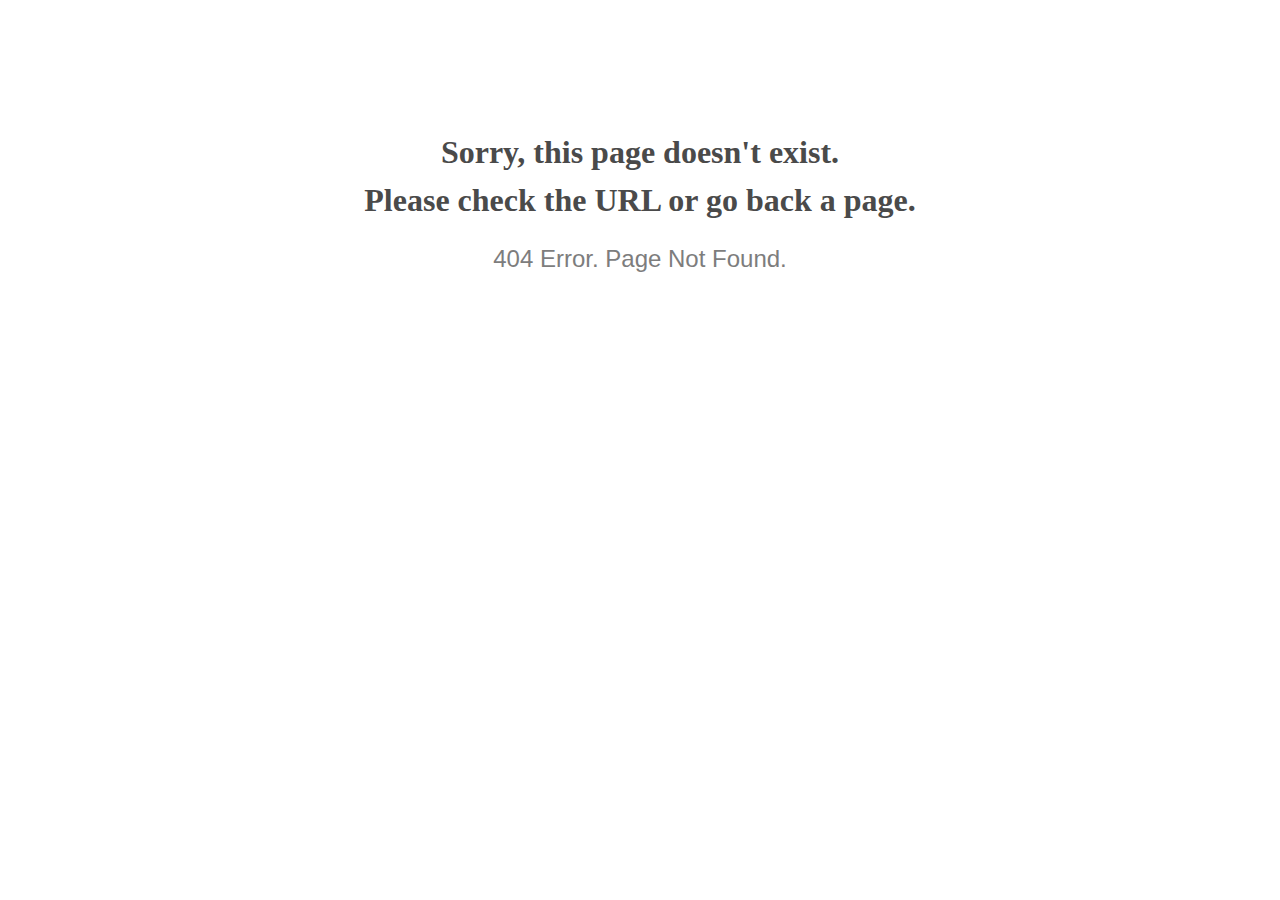
<file: img/favicon.html>
<!doctype html>
<html lang="en">
<head>
  <meta charset="utf-8">
  <meta http-equiv="x-ua-compatible" content="ie=edge">
  <title>404 Error</title>
  <meta name="viewport" content="width=device-width, initial-scale=1">
  <meta name="robots" content="noindex, nofollow">
  <style>
    @media screen and (max-width:500px) {
      body { font-size: .6em; } 
    }
  </style>
</head>

<body style="text-align: center;">

  <h1 style="font-family: Georgia, serif; color: #4a4a4a; margin-top: 4em; line-height: 1.5;">
    Sorry, this page doesn't exist.<br>Please check the URL or go back a page.
  </h1>
  
  <h2 style="  font-family: Verdana, sans-serif; color: #7d7d7d; font-weight: 300;">
    404 Error. Page Not Found.
  </h2>
  
</body>

</html>
</file>
<file: css/style.css>
/********** Template CSS **********/
:root {
    --primary: #48B2E7;
    --secondary: #34AD54;
    --light: #eaf8ff;
    --dark: #091E3E;
}


/*** Spinner ***/
.spinner {
    width: 40px;
    height: 40px;
    background: var(--primary);
    margin: 100px auto;
    -webkit-animation: sk-rotateplane 1.2s infinite ease-in-out;
    animation: sk-rotateplane 1.2s infinite ease-in-out;
}

@-webkit-keyframes sk-rotateplane {
    0% {
        -webkit-transform: perspective(120px)
    }
    50% {
        -webkit-transform: perspective(120px) rotateY(180deg)
    }
    100% {
        -webkit-transform: perspective(120px) rotateY(180deg) rotateX(180deg)
    }
}

@keyframes sk-rotateplane {
    0% {
        transform: perspective(120px) rotateX(0deg) rotateY(0deg);
        -webkit-transform: perspective(120px) rotateX(0deg) rotateY(0deg)
    }
    50% {
        transform: perspective(120px) rotateX(-180.1deg) rotateY(0deg);
        -webkit-transform: perspective(120px) rotateX(-180.1deg) rotateY(0deg)
    }
    100% {
        transform: perspective(120px) rotateX(-180deg) rotateY(-179.9deg);
        -webkit-transform: perspective(120px) rotateX(-180deg) rotateY(-179.9deg);
    }
}

#spinner {
    opacity: 0;
    visibility: hidden;
    transition: opacity .5s ease-out, visibility 0s linear .5s;
    z-index: 99999;
}

#spinner.show {
    transition: opacity .5s ease-out, visibility 0s linear 0s;
    visibility: visible;
    opacity: 1;
}


/*** Heading ***/
h1,
h2,
.fw-bold {
    font-weight: 800 !important;
}

h3,
h4,
.fw-semi-bold {
    font-weight: 700 !important;
}

h5,
h6,
.fw-medium {
    font-weight: 600 !important;
}


/*** Button ***/
.btn {
    font-family: 'Nunito', sans-serif;
    font-weight: 600;
    transition: .5s;
}

.btn-primary,
.btn-secondary {
    color: #FFFFFF;
    /* box-shadow: inset 0 0 0 50px transparent; */
}

.btn-primary:hover {
    box-shadow: inset 0 0 0 0 var(--primary);
}

.btn-secondary:hover {
    box-shadow: inset 0 0 0 0 var(--secondary);
}

.btn-square {
    width: 36px;
    height: 36px;
}

.btn-sm-square {
    width: 30px;
    height: 30px;
}

.btn-lg-square {
    width: 48px;
    height: 48px;
}

.btn-square,
.btn-sm-square,
.btn-lg-square {
    padding-left: 0;
    padding-right: 0;
    text-align: center;
}


/*** Navbar ***/
.navbar-light .navbar-nav .nav-link {
    font-family: 'Nunito', sans-serif;
    position: relative;
    margin-left: 25px;
    padding: 35px 0;
    color: #FFFFFF !important;
    font-size: 18px;
    font-weight: 600;
    outline: none;
    transition: .5s;
}

.sticky-top.navbar-light .navbar-nav .nav-link {
    padding: 20px 0;
    color: var(--dark) !important;
}

.navbar-light .navbar-nav .nav-link:hover,
.navbar-light .navbar-nav .nav-link.active {
    color: var(--primary) !important;
}

.navbar-light .navbar-brand h1 {
    color: #FFFFFF;
}

.navbar-light .navbar-brand img {
    max-height: 60px;
    transition: .5s;
}

.sticky-top.navbar-light .navbar-brand img {
    max-height: 45px;
}

@media (max-width: 991.98px) {
    .sticky-top.navbar-light {
        position: relative;
        background: #FFFFFF;
    }

    .navbar-light .navbar-collapse {
        margin-top: 15px;
        border-top: 1px solid #DDDDDD;
    }

    .navbar-light .navbar-nav .nav-link,
    .sticky-top.navbar-light .navbar-nav .nav-link {
        padding: 10px 0;
        margin-left: 0;
        color: var(--dark) !important;
    }

    .navbar-light .navbar-brand h1 {
        color: var(--primary);
    }

    .navbar-light .navbar-brand img {
        max-height: 45px;
    }
}

@media (min-width: 992px) {
    .navbar-light {
        position: absolute;
        width: 100%;
        top: 0;
        left: 0;
        border-bottom: 1px solid rgba(256, 256, 256, .1);
        z-index: 999;
    }
    
    .sticky-top.navbar-light {
        position: fixed;
        background: #FFFFFF;
    }

    .navbar-light .navbar-nav .nav-link::before {
        position: absolute;
        content: "";
        width: 0;
        height: 2px;
        bottom: -1px;
        left: 50%;
        background: var(--primary);
        transition: .5s;
    }

    .navbar-light .navbar-nav .nav-link:hover::before,
    .navbar-light .navbar-nav .nav-link.active::before {
        width: 100%;
        left: 0;
    }

    .navbar-light .navbar-nav .nav-link.nav-contact::before {
        display: none;
    }

    .sticky-top.navbar-light .navbar-brand h1 {
        color: var(--primary);
    }
}


/*** Carousel ***/
.carousel-caption {
    top: 0;
    left: 0;
    right: 0;
    bottom: 0;
    background: rgba(9, 30, 62, .7);
    /* background: rgba(64, 37, 81, .7); */
    z-index: 1;
}

@media (max-width: 576px) {
    .carousel-caption h5 {
        font-size: 14px;
        font-weight: 500 !important;
    }

    .carousel-caption h1 {
        font-size: 30px;
        font-weight: 600 !important;
    }
}

.carousel-control-prev,
.carousel-control-next {
    width: 10%;
}

.carousel-control-prev-icon,
.carousel-control-next-icon {
    width: 3rem;
    height: 3rem;
}


/*** Section Title ***/
.section-title-1::before,
.section-title-2::before {
    position: absolute;
    content: "";
    width: 150px;
    height: 5px;
    left: 0;
    bottom: 0;
    /* background: var(--primary); */
    background: #6c3f88;
        border-radius: 2px;
}

.section-title-3::before {
    position: absolute;
    content: "";
    width: 150px;
    height: 5px;
    left: 0;
    bottom: 0;
    /* background: var(--primary); */
    background: #ffffff;
        border-radius: 2px;
}



.section-title-2::before {
    height: 1px;
}

.section-title-3::before {
    height: 1px;
}

.section-title-1.text-center::before,
.section-title-2.text-center::before,
.section-title-3.text-center::before {
    left: 50%;
    margin-left: -75px;
}

.section-title-1.section-title-sm::before,
.section-title-2.section-title-sm::before ,
.section-title-3.section-title-sm::before {
    width: 90px;
    height: 3px;
}

.section-title-2.section-title-sm::before {
    height: 1px;
}

.section-title-3.section-title-sm::before {
    height: 1px;
}

.section-title-1::after,
.section-title-2::after,
.section-title-3::after {
    position: absolute;
    content: "";
    width: 6px;
    height: 5px;
    bottom: 0px;
    background: #FFFFFF;
    -webkit-animation: section-title-run 5s infinite linear;
    animation: section-title-run 5s infinite linear;
}

.section-title-2::after {
    bottom: -2px;
    /* background: var(--primary); */
    background: #6c3f88;
}

.section-title-3::after {
    bottom: -2px;
    /* background: var(--primary); */
    background: #ffffff;
}

.section-title-1.section-title-sm::after,
.section-title-2.section-title-sm::after,
.section-title-3.section-title-sm::after  {
    width: 4px;
    height: 3px;
}

.section-title-2.section-title-sm::after {
    bottom: -1px;
}

.section-title-3.section-title-sm::after {
    bottom: -1px;
}

.section-title-1.text-center::after,
.section-title-2.text-center::after,
.section-title-3.text-center::after {
    -webkit-animation: section-title-run-center 5s infinite linear;
    animation: section-title-run-center 5s infinite linear;
}

.section-title-1.section-title-sm::after,
.section-title-2.section-title-sm::after,
.section-title-3.section-title-sm::after  {
    -webkit-animation: section-title-run-sm 5s infinite linear;
    animation: section-title-run-sm 5s infinite linear;
}

@-webkit-keyframes section-title-run {
    0% {left: 0; } 50% { left : 145px; } 100% { left: 0; }
}

@-webkit-keyframes section-title-run-center {
    0% { left: 50%; margin-left: -75px; } 50% { left : 50%; margin-left: 70px; } 100% { left: 50%; margin-left: -75px; }
}

@-webkit-keyframes section-title-run-sm {
    0% {left: 0; } 50% { left : 85px; } 100% { left: 0; }
}


/*** Story Timeline ***/
.story::after {
    position: absolute;
    content: "";
    width: 1px;
    height: 100%;
    top: 0;
    left: 50%;
    margin-left: -1px;
    background: var(--primary);
    z-index: -1;
}

.story .story-right::before,
.story .story-left::before {
    position: absolute;
    content: "";
    width: 14px;
    height: 14px;
    top: 2px;
    left: 50%;
    margin-left: -7px;
    background: var(--primary);
    border-radius: 2px;
    transform: rotate(45deg);
    z-index: 1;
}

.story .story-right .story-text::before,
.story .story-left .story-text::before {
    position: absolute;
    content: "";
    width: 0;
    height: 0;
    top: 0;
    border: 9px solid;
}

.story .story-right .story-text::before {
    left: -18px;
    border-color: transparent var(--light) transparent transparent;
}

.story .story-left .story-text::before {
    right: -18px;
    border-color: transparent transparent transparent var(--light);
}

@media (max-width: 768px) {
    .story::after {
        left: 13px;
    }
    
    .story .story-right::before,
    .story .story-left::before {
        left: 24px;
    }

    .story .story-right .story-text::before,
    .story .story-left .story-text::before {
        top: -18px;
        left: 0;
        border-color: transparent transparent var(--light) transparent;
    }
}


/*** Service ***/
.service-item {
    position: relative;
    height: 300px;
    padding: 0 30px;
    transition: .5s;
}


/*** Service ***/
.service-item1 {
    position: relative;
    height: 200px;
    padding: 0 30px;
    transition: .5s;
}

.service-item .service-icon {
    margin-bottom: 30px;
    width: 60px;
    height: 60px;
    display: flex;
    align-items: center;
    justify-content: center;
    background: #6c3f88;
    border-radius: 2px;
    transform: rotate(-45deg);
}

.service-item .service-icon i {
    transform: rotate(45deg);
}

.service-item a.btn {
    position: absolute;
    width: 60px;
    bottom: -48px;
    left: 50%;
    margin-left: -30px;
    opacity: 0;
}

.service-item:hover a.btn {
    bottom: -24px;
    opacity: 1;
}

.service3-item>div {
    z-index: 1;
}

.service3-item div::after {
    position: absolute;
    content: "";
    width: 0;
    height: 100%;
    top: 0;
    left: 0;
    border-radius: 2px 2px 0 0;
    transition: .5s;
    z-index: -1;
}

.service3-item div:hover::after {
    width: 100%;
    background: var(--primary);
}

.service3-item * {
    transition: .5s;
}

.service3-item:hover * {
    color: #FFFFFF !important;
}

.service3-item .service-icon {
    margin-bottom: 30px;
    width: 60px;
    height: 60px;
    display: flex;
    align-items: center;
    justify-content: center;
    background: var(--primary);
    border-radius: 2px;
    transition: .5s;
}

.service3-item:hover .service-icon {
    background: #FFFFFF !important;
}

.service3-item:hover .service-icon i {
    color: var(--primary) !important;
}


/*** Pricing Plan ***/
.price-table>thead>tr>td,
.price-table>thead>tr>th,
.price-table>tbody>tr>td,
.price-table>tbody>tr>th,
.price-table>tfoot>tr>td,
.price-table>tfoot>tr>th {
    padding: 15px 20px;
}


/*** Testimonial ***/
.testimonial-carousel .owl-dots {
    margin-top: 15px;
    display: flex;
    align-items: flex-end;
    justify-content: center;
}

.testimonial-carousel .owl-dot {
    position: relative;
    display: inline-block;
    margin: 0 5px;
    width: 15px;
    height: 15px;
    background: #DDDDDD;
    border-radius: 2px;
    transition: .5s;
}

.testimonial-carousel .owl-dot.active {
    width: 30px;
    background: var(--primary);
}

.testimonial-carousel .owl-item.center {
    position: relative;
    z-index: 1;
}

.testimonial-carousel .owl-item .testimonial-item {
    transition: .5s;
}

.testimonial-carousel .owl-item.center .testimonial-item {
    background: #FFFFFF !important;
    box-shadow: 0 0 30px #DDDDDD;
}


/*** Team ***/
.team-item {
    transition: .5s;
}

.team-social {
    position: absolute;
    width: 100%;
    height: 100%;
    top: 0;
    left: 0;
    display: flex;
    align-items: center;
    justify-content: center;
    transition: .5s;
}

.team-social a.btn {
    position: relative;
    margin: 0 3px;
    margin-top: 100px;
    opacity: 0;
}

.team-item:hover {
    box-shadow: 0 0 30px #DDDDDD;
}

.team-item:hover .team-social {
    background: rgba(9, 30, 62, .7);
}

.team-item:hover .team-social a.btn:first-child {
    opacity: 1;
    margin-top: 0;
    transition: .3s 0s;
}

.team-item:hover .team-social a.btn:nth-child(2) {
    opacity: 1;
    margin-top: 0;
    transition: .3s .05s;
}

.team-item:hover .team-social a.btn:nth-child(3) {
    opacity: 1;
    margin-top: 0;
    transition: .3s .1s;
}

.team-item:hover .team-social a.btn:nth-child(4) {
    opacity: 1;
    margin-top: 0;
    transition: .3s .15s;
}

.team-item .team-img img,
.blog-item .blog-img img  {
    transition: .5s;
}

.team-item:hover .team-img img,
.blog-item:hover .blog-img img {
    transform: scale(1.15);
}


/*** Project Portfolio ***/
#portfolio-flters .btn {
    position: relative;
    display: inline-block;
    margin: 10px 4px 0 4px;
    transition: .5s;
}

#portfolio-flters .btn:hover,
#portfolio-flters .btn.active {
    color: #FFFFFF !important;
}

.portfolio-item {
    margin-bottom: 60px;
}

.portfolio-img img {
    transition: .3s;
}

.portfolio-item:hover .portfolio-img img {
    transform: scale(1.2);
}

.portfolio-title {
    position: absolute;
    display: flex;
    flex-direction: column;
    justify-content: center;
    height: 120px;
    padding: 0 20px;
    right: 30px;
    left: 30px;
    bottom: -60px;
    background: #FFFFFF;
    box-shadow: 0 0 30px rgba(0, 0, 0, .1);
    transition: .5s;
    z-index: 3;
}

.portfolio-title-n {
    position: absolute;
    display: flex;
    flex-direction: column;
    justify-content: center;
    height: 100px;
    padding: 0 20px;
    right: 40px;
    left: 40px;
    bottom: -30px;
    background: #FFFFFF;
    box-shadow: 0 0 30px rgba(0, 0, 0, .1);
    transition: .5s;
    z-index: 3;
}

.portfolio-item:hover .portfolio-title {
    bottom: -45px;
}

.portfolio-btn {
    position: absolute;
    width: 100%;
    height: 100%;
    top: 0;
    left: 0;
    display: flex;
    align-items: center;
    justify-content: center;
    transition: .5s;
    z-index: 2;
    opacity: 0;
}

.portfolio-item:hover .portfolio-btn {
    opacity: 1;
}

.portfolio-btn a {
    transition: .5s;
}

.portfolio-item:hover .portfolio-btn a {
    margin-top: -60px;
}

.portfolio-box::after {
    position: absolute;
    content: "";
    width: 100%;
    height: 0;
    left: 0;
    bottom: 0;
    border-radius: 2px;
    background: rgba(108, 63, 136, .7);
    transition: .5s;
    z-index: 1;
}

.portfolio-item:hover .portfolio-box::after {
    height: 100%;
}

.project-carousel .owl-nav {
    margin-top: 30px;
    width: 100%;
    height: 46px;
    display: flex;
    justify-content: center;
}

.project-carousel .owl-nav .owl-prev,
.project-carousel .owl-nav .owl-next {
    position: relative;
    margin: 0 5px;
    width: 46px;
    height: 46px;
    display: flex;
    align-items: center;
    justify-content: center;
    color: #FFFFFF;
    background: var(--primary);
    border-radius: 2px;
    font-size: 22px;
    transition: .5s;
}


/*** Work Process ***/
.process-icon {
    width: 75px;
    height: 75px;
}

.process-item .position-relative::after {
    position: absolute;
    content: "\f101";
    font-family: "Font Awesome 5 Free";
    font-weight: 900;
    font-size: 50px;
    color: #DDDDDD;
    top: 0;
    right: -45px;
    -webkit-animation: process-item-icon 3s infinite linear;
    animation: process-item-icon 3s infinite linear;
}

@-webkit-keyframes process-item-icon {
    0% {right: -30px; } 50% { right: -45px; } 100% { right: -30px; }
}

.process-item:last-child .position-relative::after {
    display: none;
}

@media (max-width: 992px) {
    .process-item:nth-child(2) .position-relative::after {
        display: none;
    }
}

@media (max-width: 768px) {
    .process-item .position-relative::after {
        display: none;
    }
}


/*** Custom Accordion ***/
.accordion-custom .accordion-item {
    border: none;
    margin-bottom: 15px;
}

.accordion-custom .accordion-button {
    background: var(--light);
    border-radius: 2px;
}

.accordion-custom .accordion-button:not(.collapsed) {
    color: #FFFFFF;
    background: var(--primary);
    box-shadow: none;
}

.accordion-custom .accordion-button:not(.collapsed)::after {
    background-image: url("data:image/svg+xml,%3csvg xmlns='http://www.w3.org/2000/svg' viewBox='0 0 16 16' fill='%23fff'%3e%3cpath fill-rule='evenodd' d='M1.646 4.646a.5.5 0 0 1 .708 0L8 10.293l5.646-5.647a.5.5 0 0 1 .708.708l-6 6a.5.5 0 0 1-.708 0l-6-6a.5.5 0 0 1 0-.708z'/%3e%3c/svg%3e");
}

.accordion-custom .accordion-body {
    padding: 15px 0 0 0;
}


/*** Miscellaneous ***/
@media (min-width: 991.98px) {
    .facts {
        position: relative;
        margin-top: -75px;
        z-index: 1;
    }
}

.progress {
    height: 5px;
}

.progress .progress-bar {
    width: 0px;
    transition: 2s;
}

.back-to-top {
    position: fixed;
    display: none;
    right: 45px;
    bottom: 45px;
    z-index: 99;
}

.hero-header {
    background: url(../img/hero-header.jpg) top right no-repeat;
    background-size: cover;
}

.bg-header {
    background: linear-gradient(rgba(9, 30, 62, .7), rgba(9, 30, 62, .7)), url(../img/carousel-1.jpg) center center no-repeat;
    background-size: cover;
}

.link-animated a {
    transition: .5s;
}

.link-animated a:hover {
    padding-left: 10px;
}

.contact-form .help-block ul {
    margin: 0;
    padding: 0;
    list-style-type: none;
}

@media (min-width: 767.98px) {
    .footer-about {
        margin-bottom: -75px;
    }
}

.button-example .btn {
    margin: .25rem .125rem;
}

.home-demo-item a,
.inner-demo-item a {
    display: flex;
    width: 100%;
    height: 800px;
    background-position: top center;
    background-repeat: no-repeat;
    background-size: cover;
    transition: 10s;
}

.inner-demo-item a {
    height: 400px;
	transition: 5s;
}

.home-demo-item:hover a,
.inner-demo-item:hover a {
    background-position: bottom center;
}


/* -------------------------------------------- */
.bg-dark-new{
    /* background-color: #6c3f88; */
    background:linear-gradient(to right, #48b2e7, #6c3f88);
}

.btn-primary{
    background-color: #6c3f88;
    border-color: #6c3f88;
}

.bg-primary-new{
    background:#6c3f88; 
}

.bg-primary-key{
    background:#48B2E7; 
}

/* .bg-primary{
    background:#6c3f88 ;
} */

.text-primary {
    color: #48B2E7 !important;
}

.fa-award:before {
    content: "\f559";
    font-size: 30px;
}

/* .fa {
    font-size: 30px;
} */

.fa {
    font-size: 20px;
}

.bg-light{
    background-color: #f9eeff !important;
}

.bg-light-w{
    background-color: #ffffff !important;
}


.bg-light-new{
    background-color: #eeeeee !important;
}

.min-h{
    min-height: 300px;
}

.min-h-team{
    min-height: 180px;
}

.bg-dark-footer{
    background: #000000;
}

.border-top-n{
    border-top: 1px solid #7c7c7c;
}


.color{
    filter: brightness(0.9) contrast(1.1) saturate(1.05);
}



.vision-section {
    background: radial-gradient(circle at 70% 30%, rgba(125, 179, 255, 0.15), transparent 65%),
                radial-gradient(circle at 20% 80%, rgba(174, 132, 255, 0.12), transparent 60%),
                #ffffff;
    padding: 80px 20px;
    position: relative;
    overflow: hidden;
  }


.reset{
    margin-bottom: 0px;
 }


 /* 20250627 */

 /* .header {
    background: #2e4664;
    color: white;
    padding: 40px 20px;
    text-align: center;
  } */
  .tech-cards {
    display: flex;
    justify-content: center;
    gap: 20px;
    padding: 20px;
  }
  .card {
    width: 200px;
    text-align: center;
    background: #6c3f88;
    color: white;
    padding: 10px;
    cursor: pointer;
    border-bottom: 4px solid transparent;
    transition: border-color 0.3s;
  }
  .card.active {
    border-bottom: 4px solid #48B2E7;
  }
  .icons {
    background: white;
    padding: 30px;
    display: flex;
    justify-content: center;
    gap: 60px;
    flex-wrap: wrap;
    min-height: 100px;
  }
  .icon {
    text-align: center;
    font-size: 30px;
    color: #091E3E;
  }

  .dropdown-item.disabled {
    color: rgb(0, 0, 0);
  }



  /* ----------------------------------------------------- */

  .section-title {
    font-size: 2.5rem;
    text-align: center;
    margin-bottom: 60px;
    font-weight: bold;
    color: #222;
  }
  
  .insights-block {
    margin-bottom: 80px;
  }
  
  .sub-title {
    font-size: 1.75rem;
    font-weight: 600;
    margin-bottom: 10px;
    color: #3d3d3d;
  }
  
  .description {
    font-size: 1rem;
    color: #555;
    margin-bottom: 30px;
    max-width: 700px;
  }
  
  .card-grid {
    display: grid;
    gap: 30px;
    grid-template-columns: repeat(auto-fit, minmax(280px, 1fr));
  }
  
  .insight-card {
    background-color: #fff;
    border-radius: 12px;
    box-shadow: 0 4px 12px rgba(0,0,0,0.08);
    overflow: hidden;
    transition: transform 0.3s ease;
  }
  
  .insight-card:hover {
    transform: translateY(-5px);
  }
  
  .insight-card img {
    width: 100%;
    height: 180px;
    object-fit: cover;
  }
  
  .insight-card h4 {
    font-size: 1.25rem;
    margin: 16px;
    color: #2b2b2b;
  }
  
  .insight-card p {
    font-size: 0.95rem;
    margin: 0 16px 20px;
    color: #666;
  }

  .insight_card_h{
    min-height: 270px;
  }

  .updates-h{
    min-height: 320px;
}


.testimonials-h{
    min-height: 230px;
}


 .fancybox__content {
    /* max-width: 800px; */
    max-width: 500px;
  }
  .custom-modal {
    display: flex;
    flex-direction: column;
    /* align-items: center;
    text-align: left; */
  }
  .custom-modal img {
    max-width: 100%;
    border-radius: 8px;
    margin-bottom: 20px;
  }
  .custom-modal h3 {
    margin-top: 0;
    font-size: 1.5rem;
  }
  .custom-modal small {
    color: #6B6A75;
    margin-bottom: 10px;
    display: block;
  }
  .custom-modal p {
    font-size: 1rem;
    line-height: 1.6;
  }
  

  .pp{
    padding-bottom: 0.75rem ;
  }

  .digital-h{
    min-height: 180px;
  }

  .bg-primary1 {
    background-color: #6c3f88 ;
  }



  .btn-primary1 {
    background-color: #48B2E7;
    border-color: #48B2E7;
    color: #000;
} 

.btn1:hover{
    background-color: #ffffff;
    border-color: #ffffff;
    color: #6c3f88;
} 

.btn1{
transition: .5s;
}

.cybersecurity-h{
    min-height: 155px;
}
</file>
